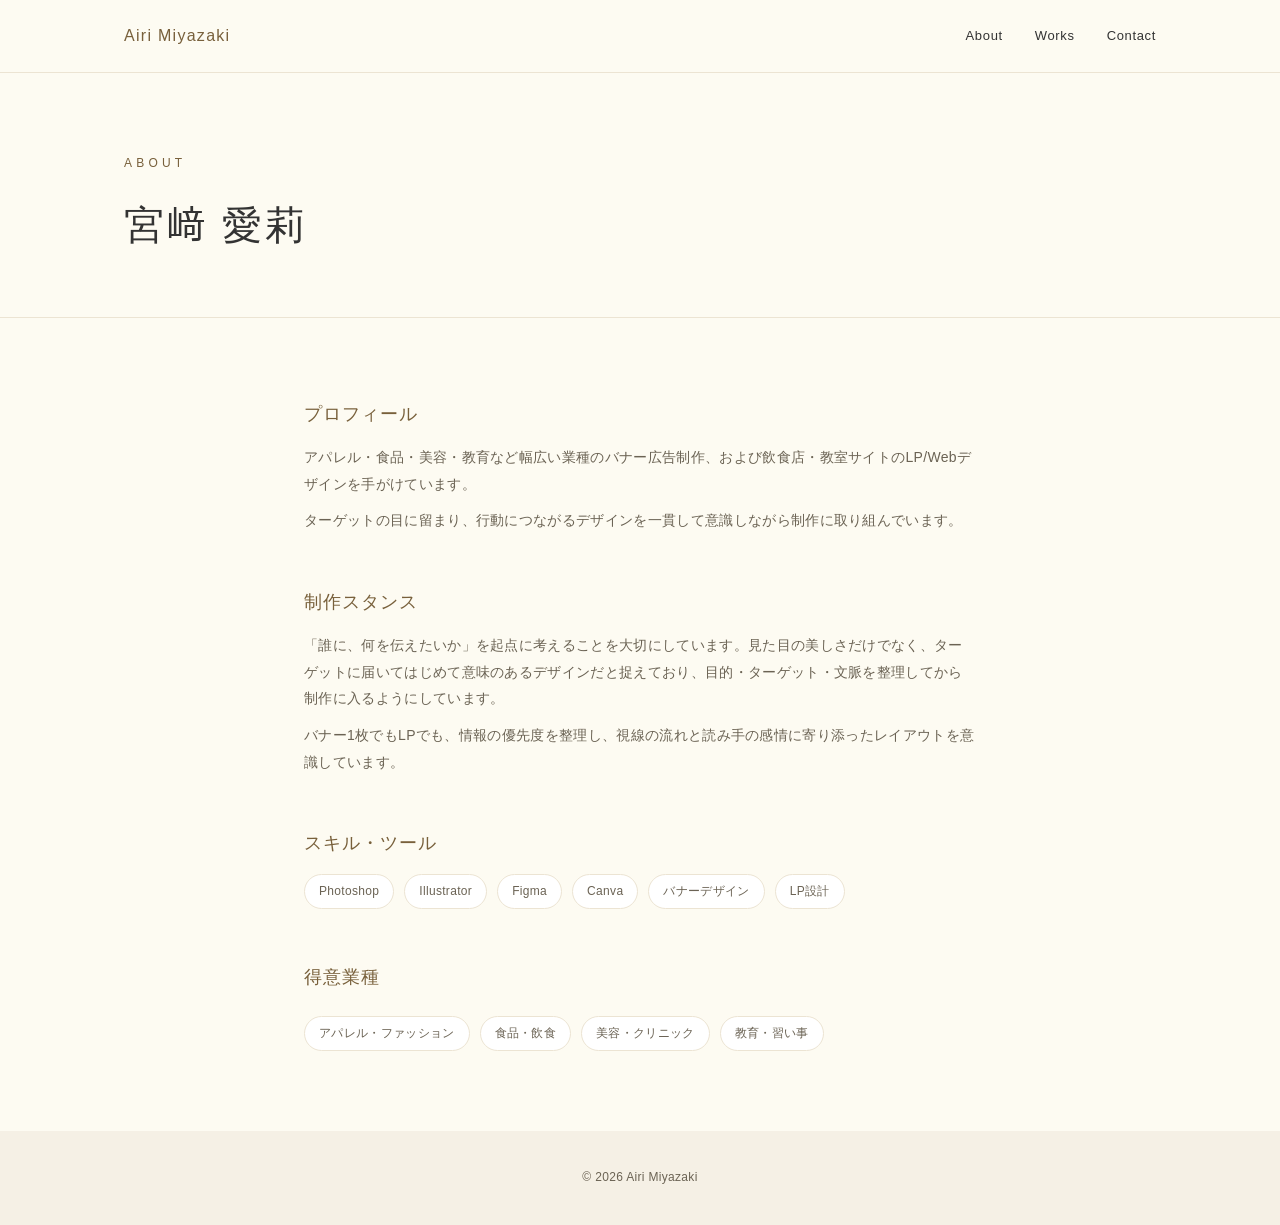
<file: about.html>
<!DOCTYPE html>
<html lang="ja">
<head>
<meta charset="UTF-8">
<meta name="viewport" content="width=device-width, initial-scale=1.0">
<title>About | Airi Miyazaki</title>
<meta name="description" content="宮﨑愛莉のプロフィール。制作スタンス、スキル・ツール、得意業種について。">
<meta property="og:title" content="About | Airi Miyazaki">
<meta property="og:type" content="website">
<meta name="theme-color" content="#fdfbf2">
<link rel="icon" type="image/svg+xml" href="assets/img/icons/favicon.svg">
<link rel="stylesheet" href="assets/css/style.css">
</head>
<body>

<header>
  <div class="wrap">
    <div class="logo"><a href="index.html">Airi Miyazaki</a></div>
    <nav>
      <ul>
        <li><a href="about.html">About</a></li>
        <li><a href="works.html">Works</a></li>
        <li><a href="contact.html">Contact</a></li>
      </ul>
    </nav>
  </div>
</header>

<main>

<div class="page-hero">
  <div class="wrap">
    <p class="eyebrow">ABOUT</p>
    <h1>宮﨑 愛莉</h1>
  </div>
</div>

<div class="detail-section">
  <div class="detail-wrap">

    <h2>プロフィール</h2>
    <p>アパレル・食品・美容・教育など幅広い業種のバナー広告制作、および飲食店・教室サイトのLP/Webデザインを手がけています。</p>
    <p>ターゲットの目に留まり、行動につながるデザインを一貫して意識しながら制作に取り組んでいます。</p>

    <h2>制作スタンス</h2>
    <p>「誰に、何を伝えたいか」を起点に考えることを大切にしています。見た目の美しさだけでなく、ターゲットに届いてはじめて意味のあるデザインだと捉えており、目的・ターゲット・文脈を整理してから制作に入るようにしています。</p>
    <p>バナー1枚でもLPでも、情報の優先度を整理し、視線の流れと読み手の感情に寄り添ったレイアウトを意識しています。</p>

    <h2>スキル・ツール</h2>
    <div class="skills">
      <span>Photoshop</span>
      <span>Illustrator</span>
      <span>Figma</span>
      <span>Canva</span>
      <span>バナーデザイン</span>
      <span>LP設計</span>
    </div>

    <h2>得意業種</h2>
    <div class="skill-groups">
      <div class="skill-group">
        <div class="skills">
          <span>アパレル・ファッション</span>
          <span>食品・飲食</span>
          <span>美容・クリニック</span>
          <span>教育・習い事</span>
        </div>
      </div>
    </div>

  </div>
</div>

</main>

<footer>&copy; 2026 Airi Miyazaki</footer>

<script src="assets/js/main.js"></script>
</body>
</html>
</file>
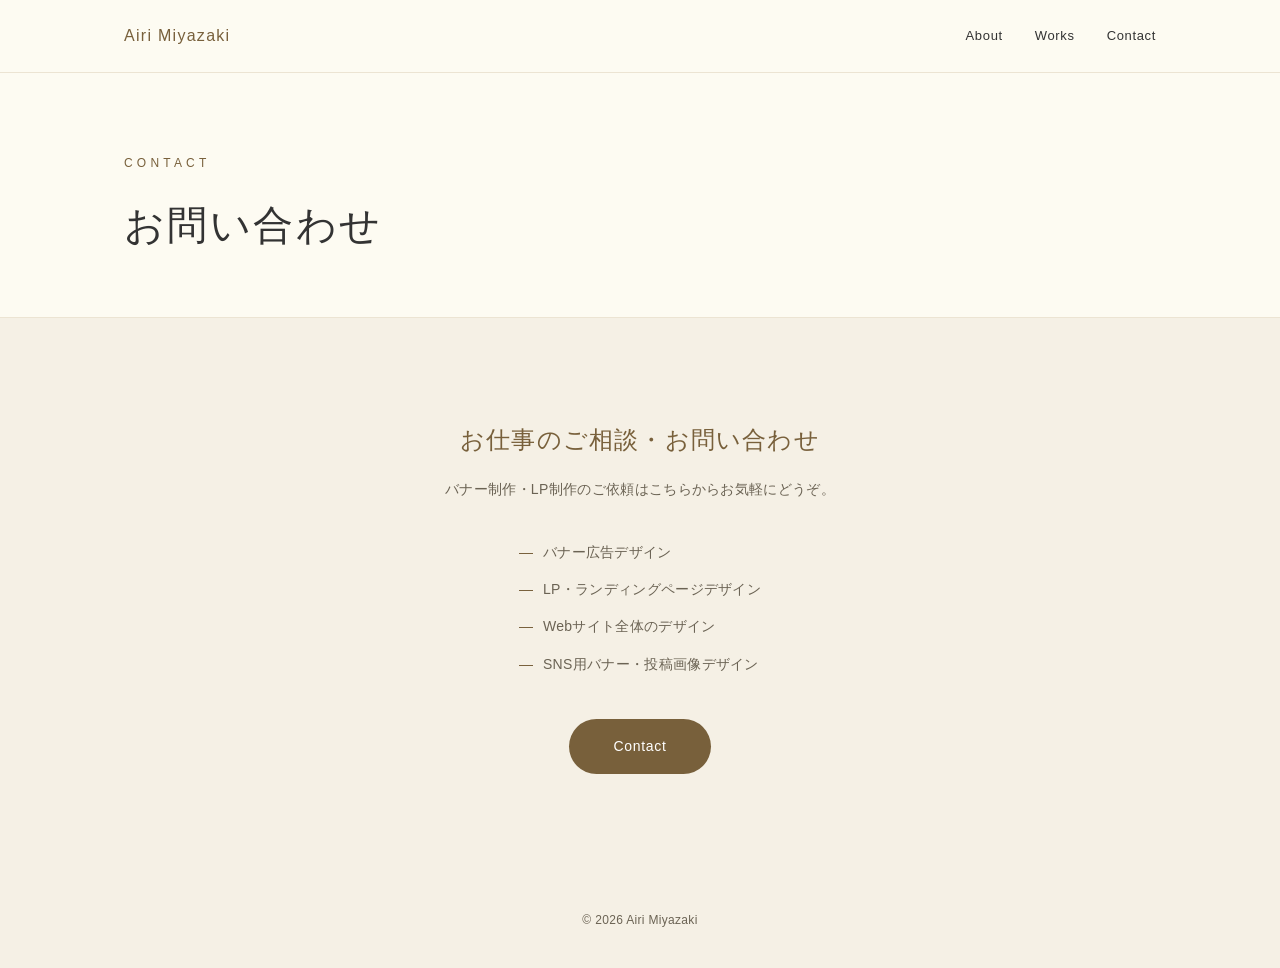
<file: contact.html>
<!DOCTYPE html>
<html lang="ja">
<head>
<meta charset="UTF-8">
<meta name="viewport" content="width=device-width, initial-scale=1.0">
<title>Contact | Airi Miyazaki</title>
<meta name="description" content="宮﨑愛莉へのお仕事のご相談・お問い合わせ。バナーデザイン・LP制作のご依頼はこちらから。">
<meta property="og:title" content="Contact | Airi Miyazaki">
<meta property="og:type" content="website">
<meta name="theme-color" content="#fdfbf2">
<link rel="icon" type="image/svg+xml" href="assets/img/icons/favicon.svg">
<link rel="stylesheet" href="assets/css/style.css">
</head>
<body>

<header>
  <div class="wrap">
    <div class="logo"><a href="index.html">Airi Miyazaki</a></div>
    <nav>
      <ul>
        <li><a href="about.html">About</a></li>
        <li><a href="works.html">Works</a></li>
        <li><a href="contact.html">Contact</a></li>
      </ul>
    </nav>
  </div>
</header>

<main>

<div class="page-hero">
  <div class="wrap">
    <p class="eyebrow">CONTACT</p>
    <h1>お問い合わせ</h1>
  </div>
</div>

<section class="contact no-border-top">
  <div class="wrap">
    <h2>お仕事のご相談・お問い合わせ</h2>
    <p>バナー制作・LP制作のご依頼はこちらからお気軽にどうぞ。</p>

    <ul class="contact-list">
      <li>バナー広告デザイン</li>
      <li>LP・ランディングページデザイン</li>
      <li>Webサイト全体のデザイン</li>
      <li>SNS用バナー・投稿画像デザイン</li>
    </ul>

    <a class="btn" href="mailto:appleai2121@gmail.com">Contact</a>
  </div>
</section>

</main>

<footer>&copy; 2026 Airi Miyazaki</footer>

<script src="assets/js/main.js"></script>
</body>
</html>
</file>
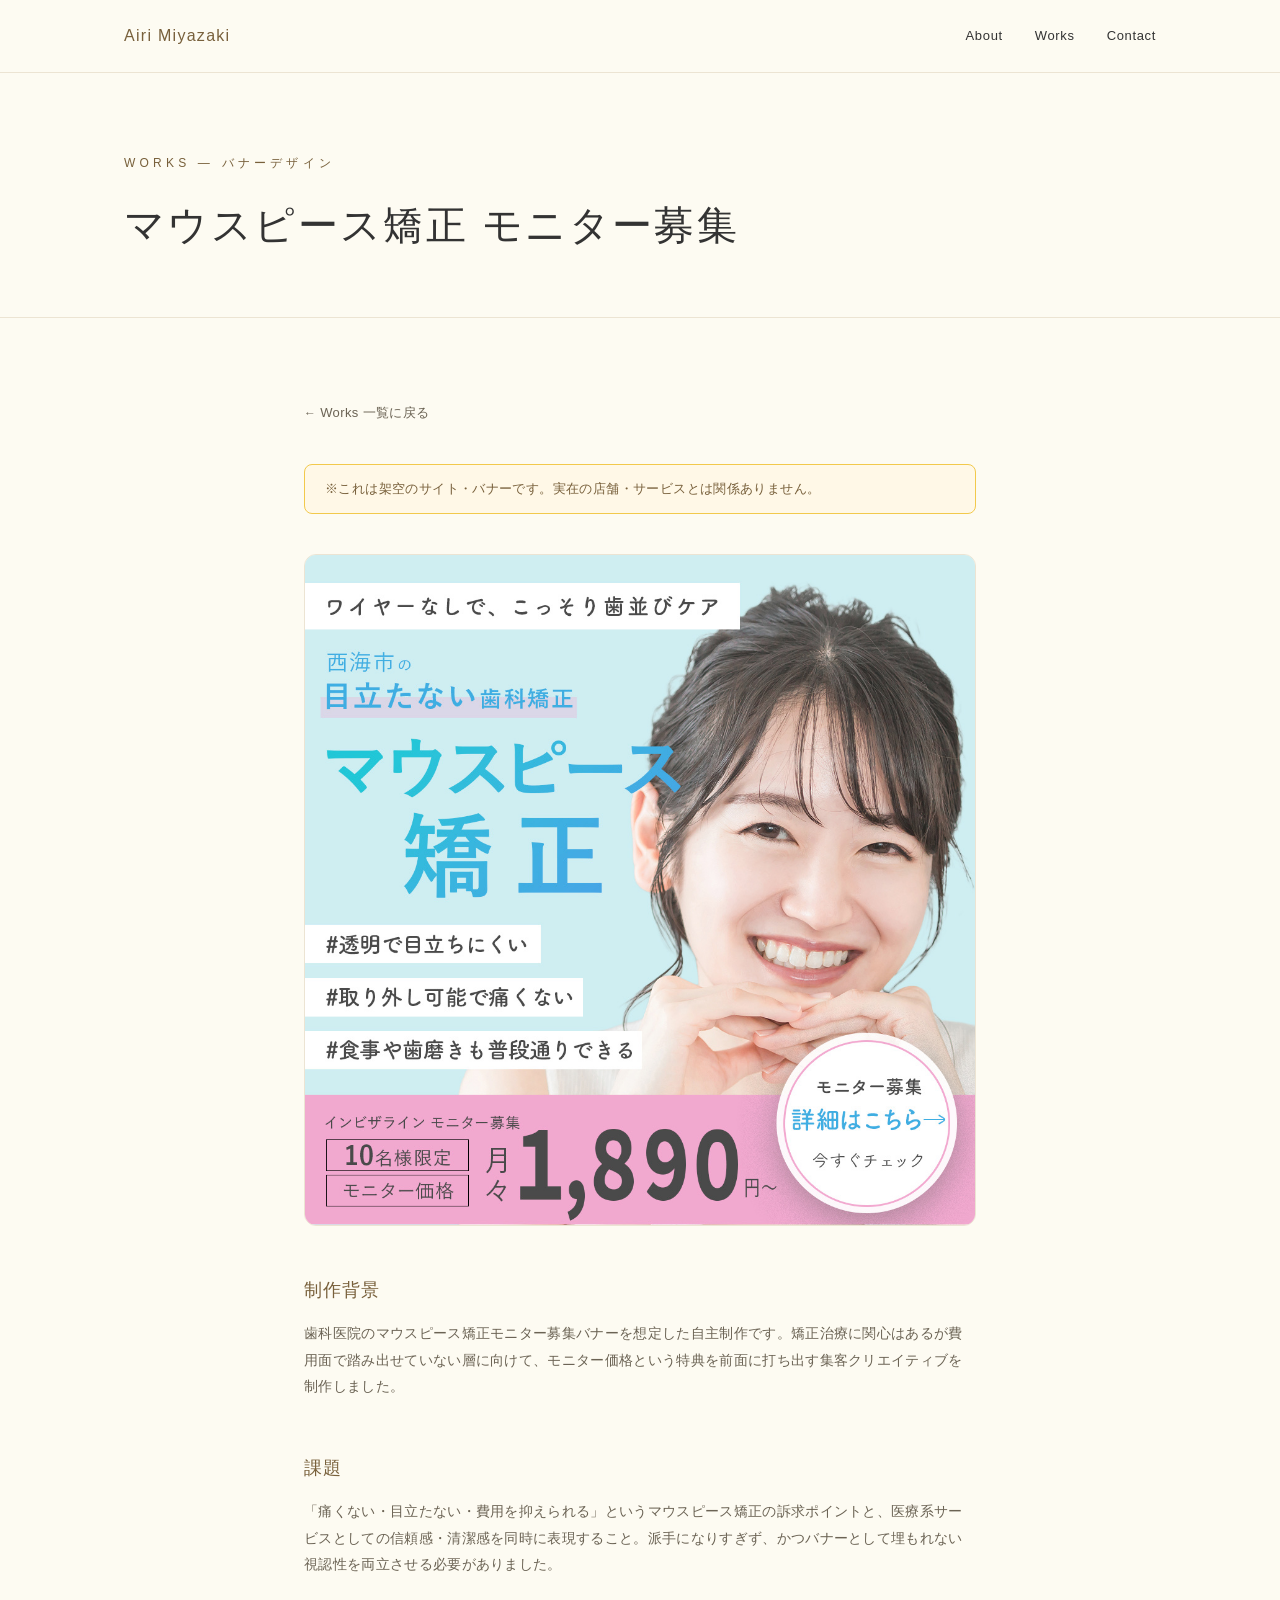
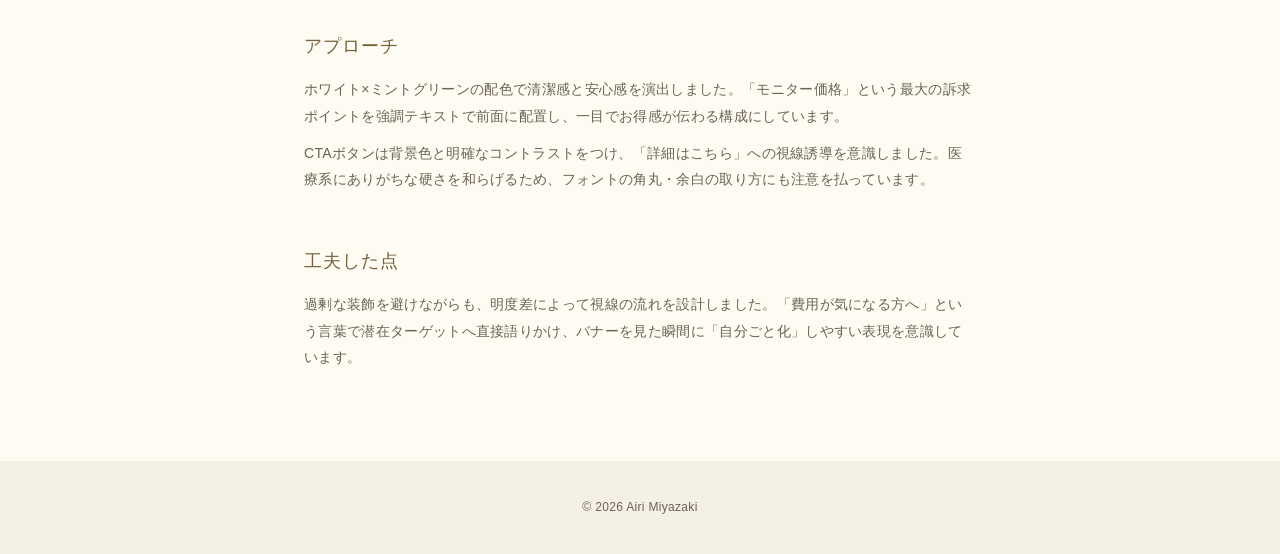
<file: works-aligner-orthodontics.html>
<!DOCTYPE html>
<html lang="ja">
<head>
<meta charset="UTF-8">
<meta name="viewport" content="width=device-width, initial-scale=1.0">
<title>マウスピース矯正 モニター募集 | Works | Airi Miyazaki</title>
<meta name="description" content="歯科医院のマウスピース矯正モニター募集バナー制作（自主制作）。清潔感と訴求力を両立したデザイン。">
<meta property="og:title" content="マウスピース矯正 モニター募集 | Works | Airi Miyazaki">
<meta property="og:type" content="website">
<meta name="theme-color" content="#fdfbf2">
<link rel="icon" type="image/svg+xml" href="assets/img/icons/favicon.svg">
<link rel="stylesheet" href="assets/css/style.css">
</head>
<body>

<header>
  <div class="wrap">
    <div class="logo"><a href="index.html">Airi Miyazaki</a></div>
    <nav>
      <ul>
        <li><a href="about.html">About</a></li>
        <li><a href="works.html">Works</a></li>
        <li><a href="contact.html">Contact</a></li>
      </ul>
    </nav>
  </div>
</header>

<main>

<div class="page-hero">
  <div class="wrap">
    <p class="eyebrow">WORKS — バナーデザイン</p>
    <h1>マウスピース矯正 モニター募集</h1>
  </div>
</div>

<div class="detail-section">
  <div class="detail-wrap">

    <a class="back-link" href="works.html">Works 一覧に戻る</a>

    <div class="notice-banner">※これは架空のサイト・バナーです。実在の店舗・サービスとは関係ありません。</div>

    <img class="detail-img" src="assets/img/works/aligner-orthodontics-banner.jpg" alt="マウスピース矯正バナー" width="1080" height="1080">

    <h2>制作背景</h2>
    <p>歯科医院のマウスピース矯正モニター募集バナーを想定した自主制作です。矯正治療に関心はあるが費用面で踏み出せていない層に向けて、モニター価格という特典を前面に打ち出す集客クリエイティブを制作しました。</p>

    <h2>課題</h2>
    <p>「痛くない・目立たない・費用を抑えられる」というマウスピース矯正の訴求ポイントと、医療系サービスとしての信頼感・清潔感を同時に表現すること。派手になりすぎず、かつバナーとして埋もれない視認性を両立させる必要がありました。</p>

    <h2>アプローチ</h2>
    <p>ホワイト×ミントグリーンの配色で清潔感と安心感を演出しました。「モニター価格」という最大の訴求ポイントを強調テキストで前面に配置し、一目でお得感が伝わる構成にしています。</p>
    <p>CTAボタンは背景色と明確なコントラストをつけ、「詳細はこちら」への視線誘導を意識しました。医療系にありがちな硬さを和らげるため、フォントの角丸・余白の取り方にも注意を払っています。</p>

    <h2>工夫した点</h2>
    <p>過剰な装飾を避けながらも、明度差によって視線の流れを設計しました。「費用が気になる方へ」という言葉で潜在ターゲットへ直接語りかけ、バナーを見た瞬間に「自分ごと化」しやすい表現を意識しています。</p>

  </div>
</div>

</main>

<footer>&copy; 2026 Airi Miyazaki</footer>

<script src="assets/js/main.js"></script>
</body>
</html>
</file>
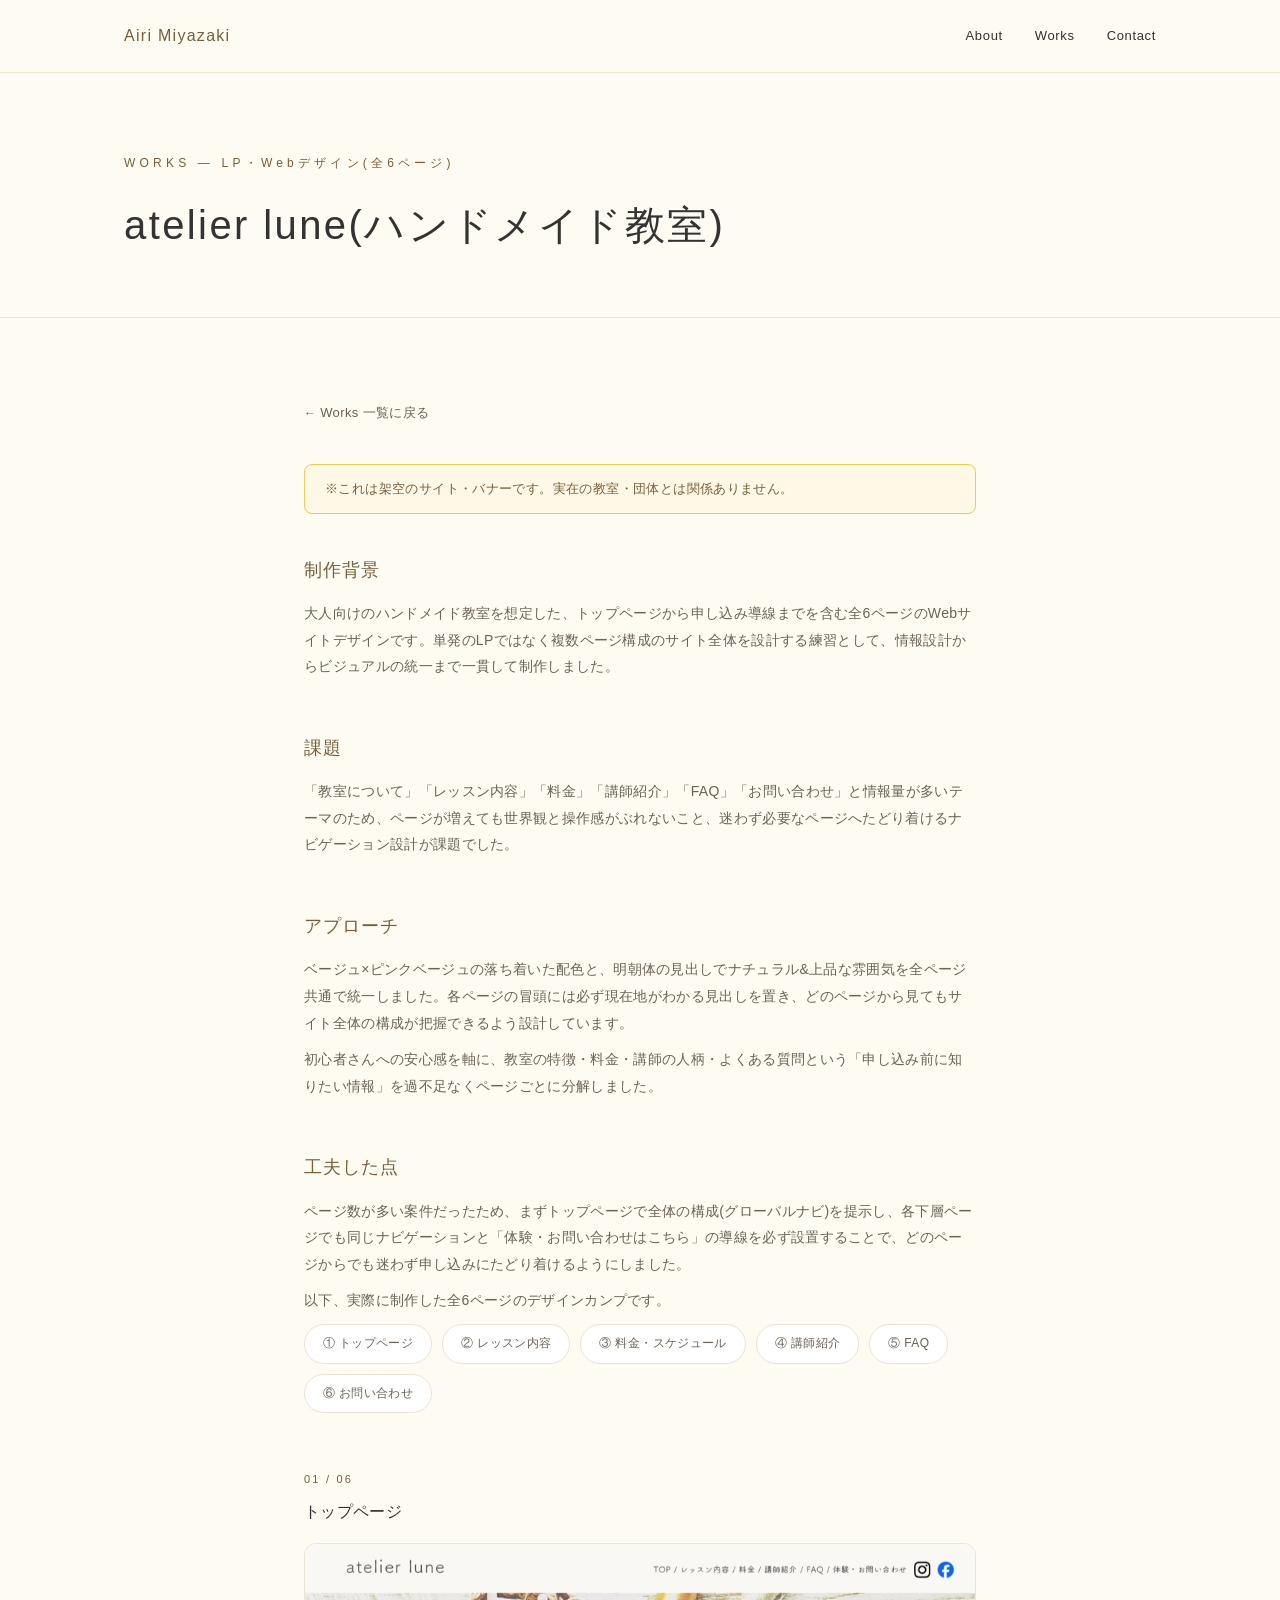
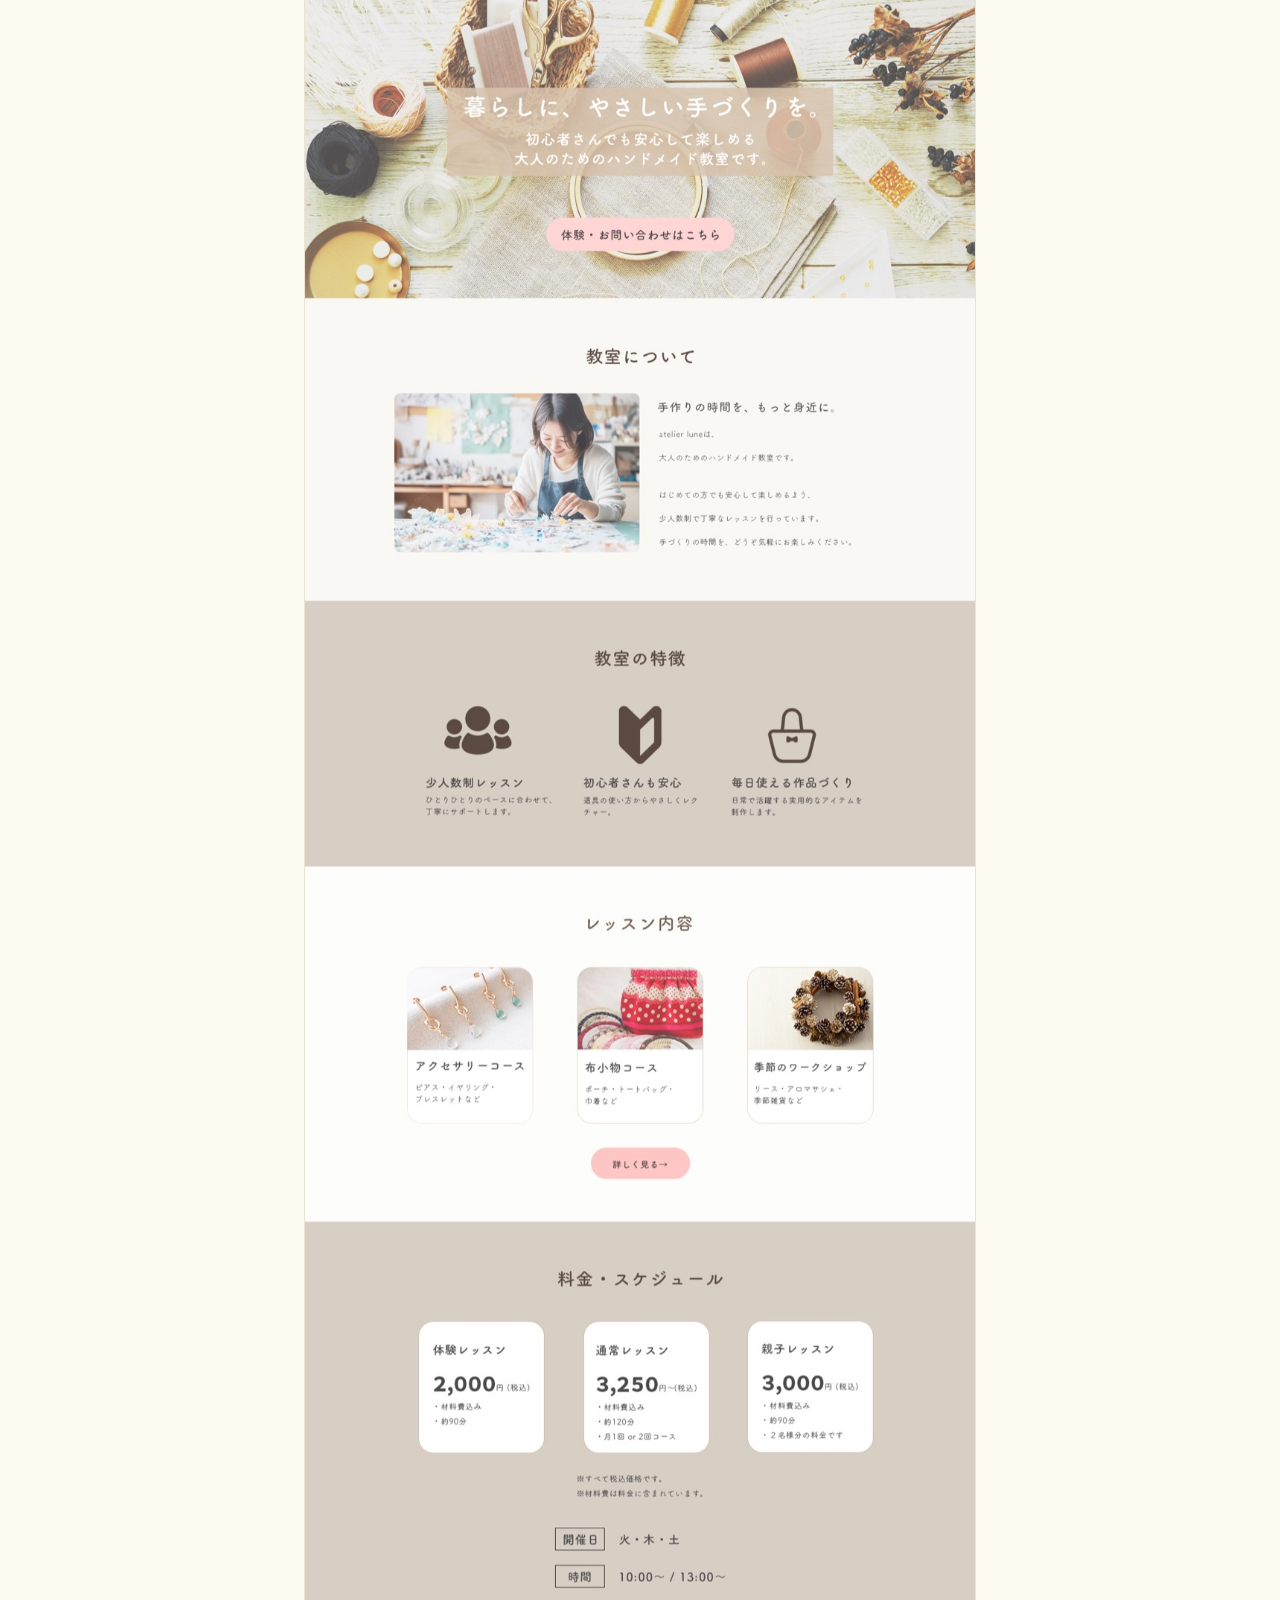
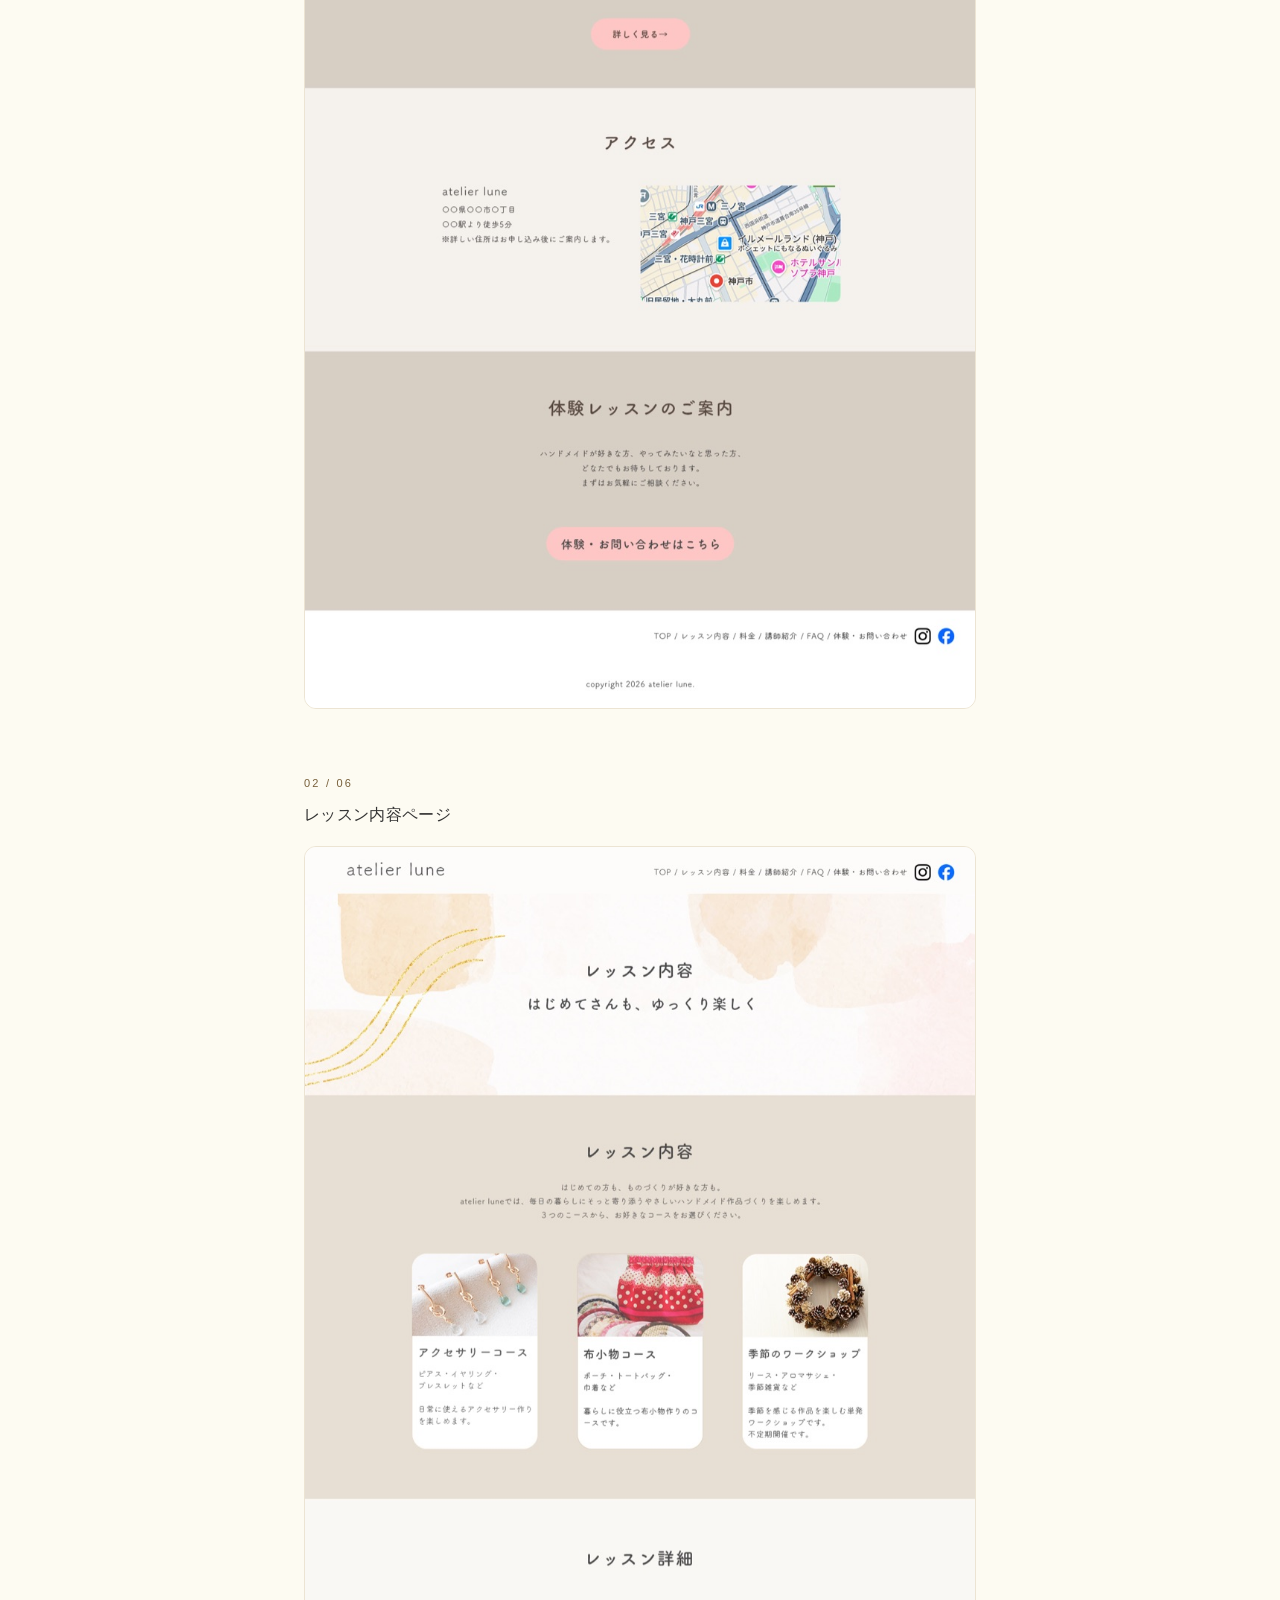
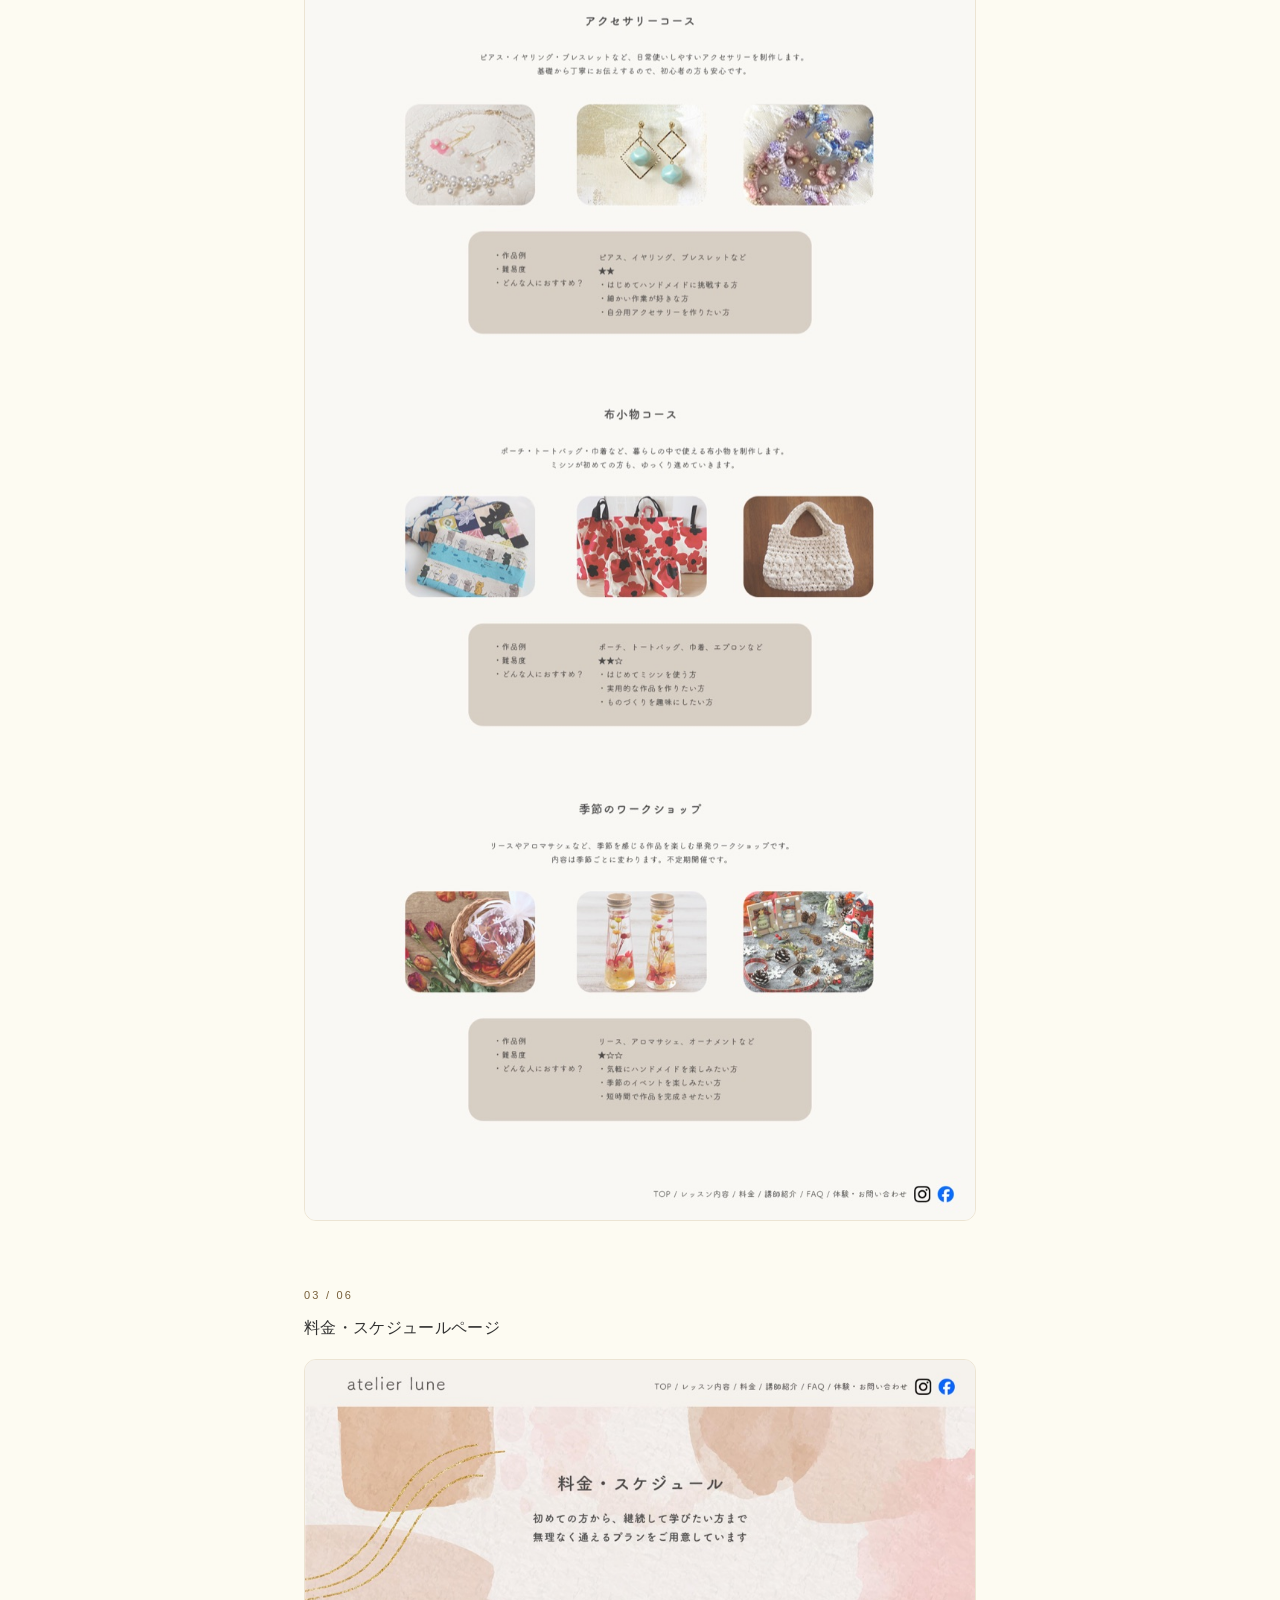
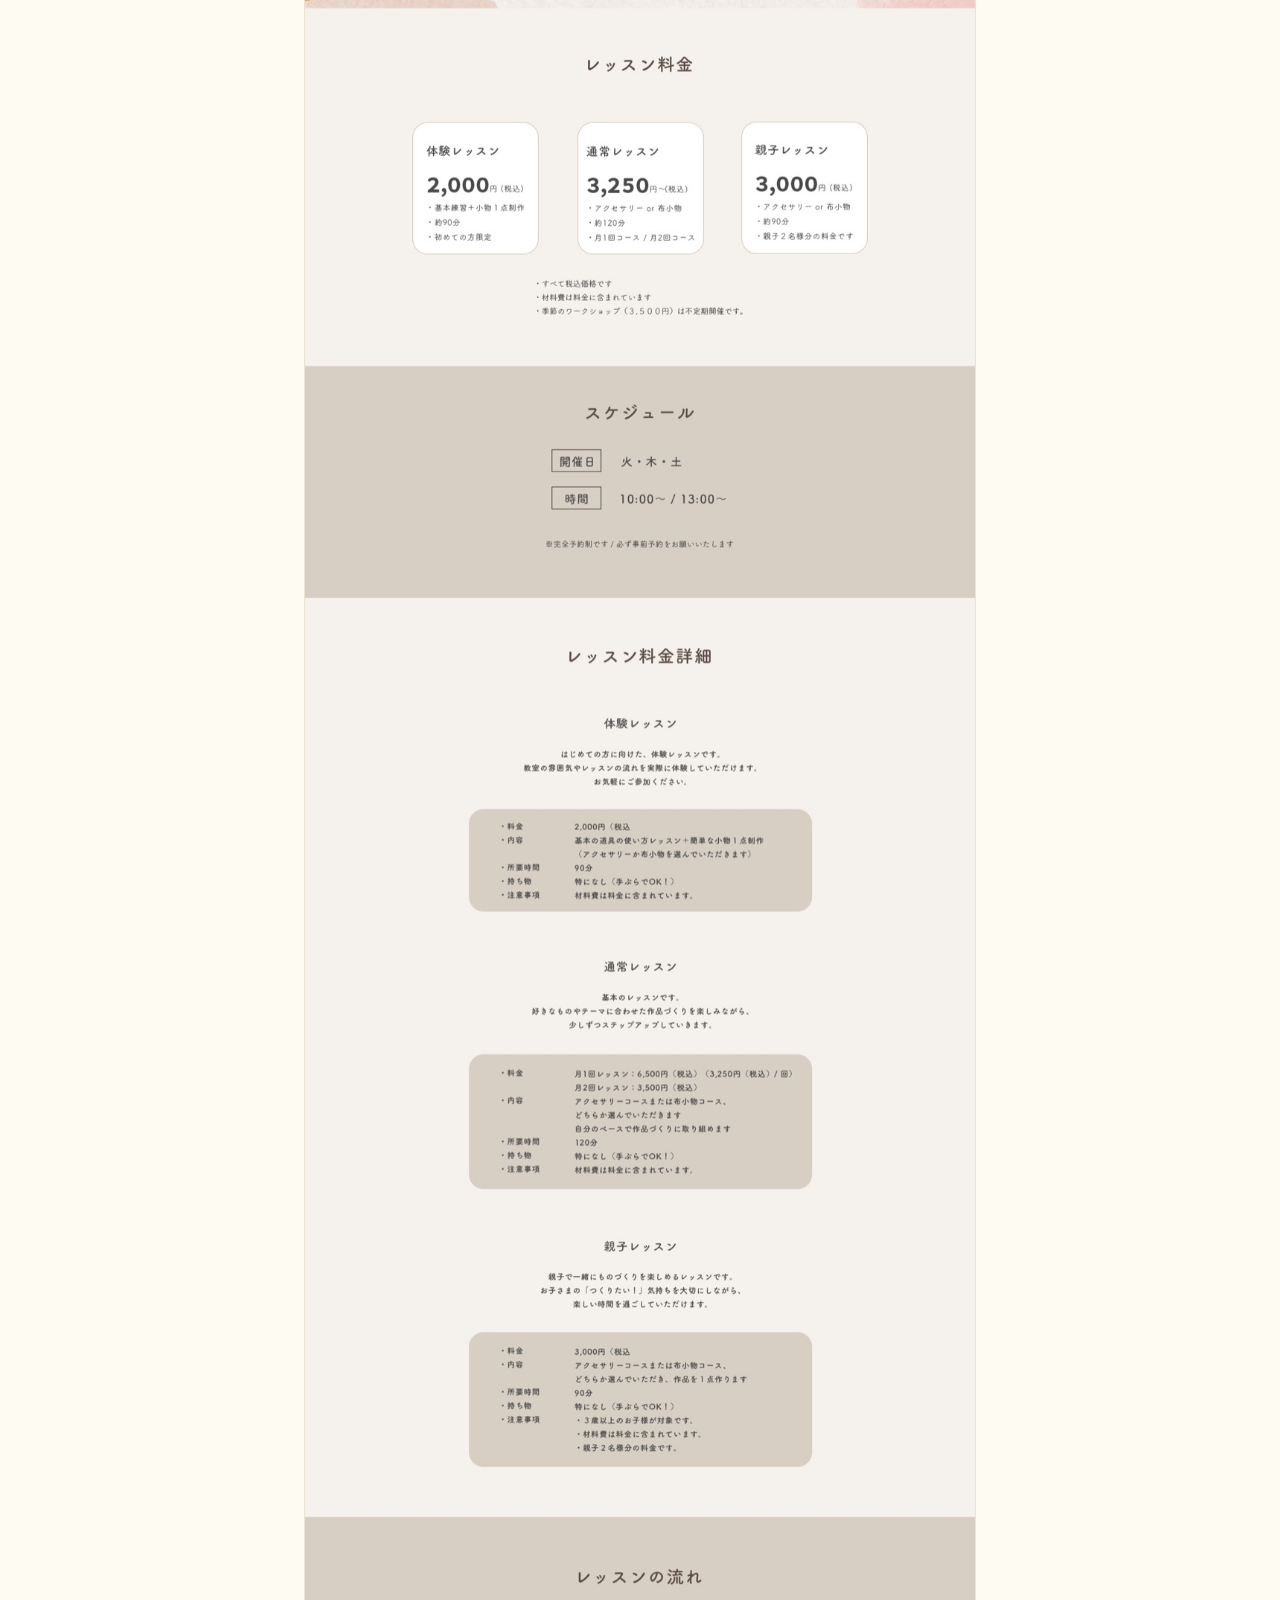
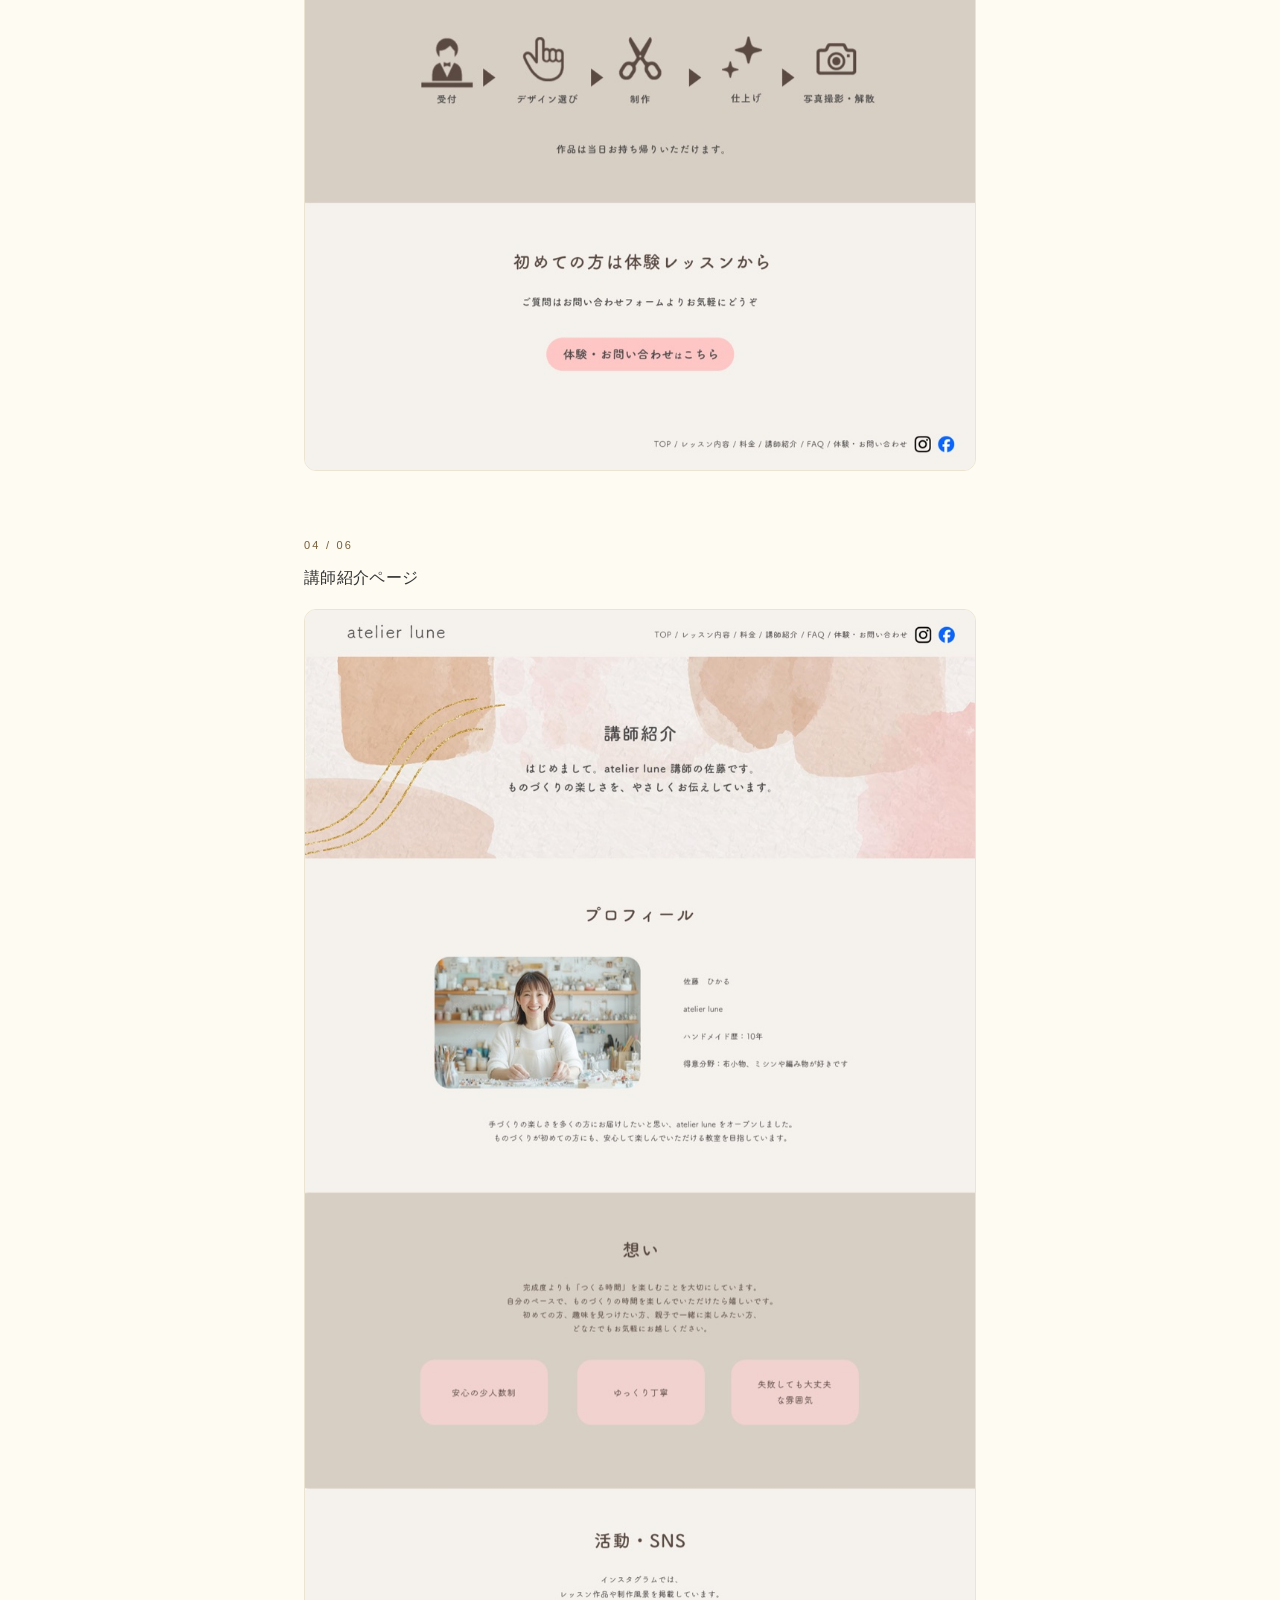
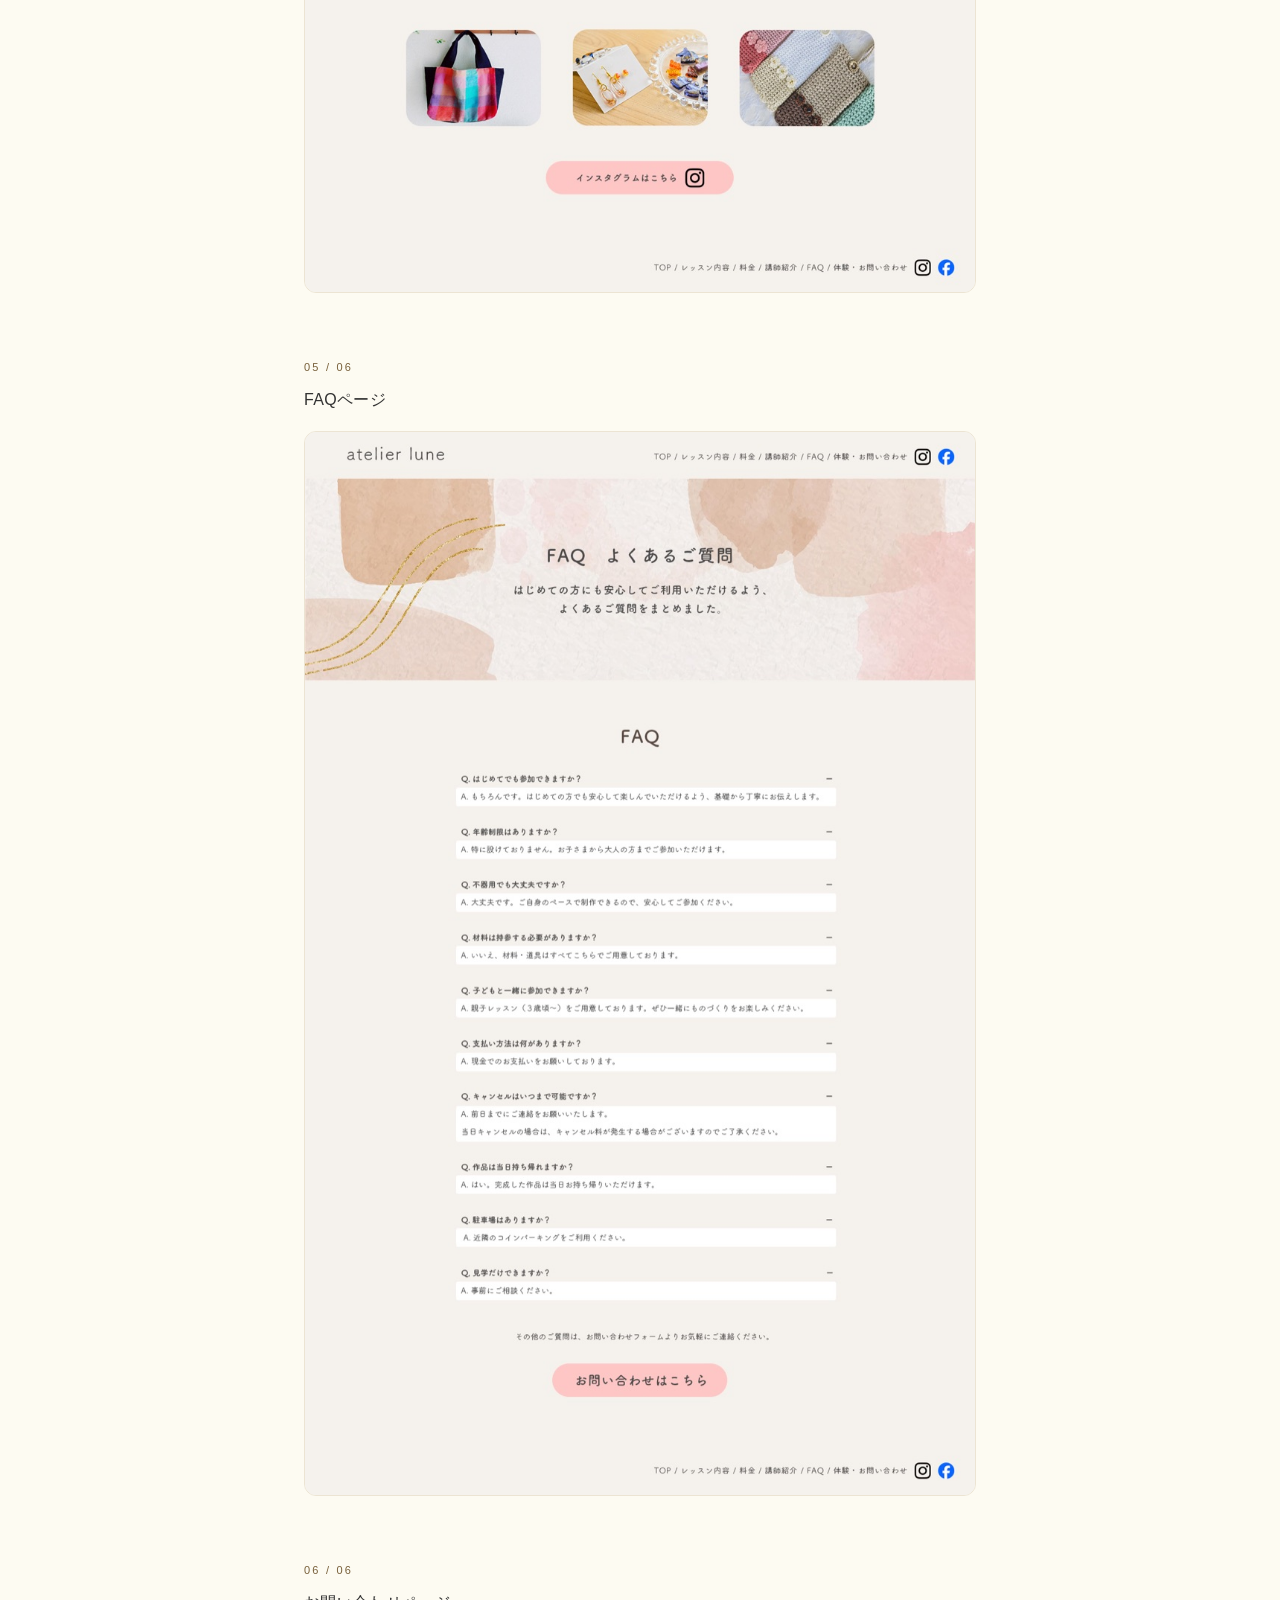
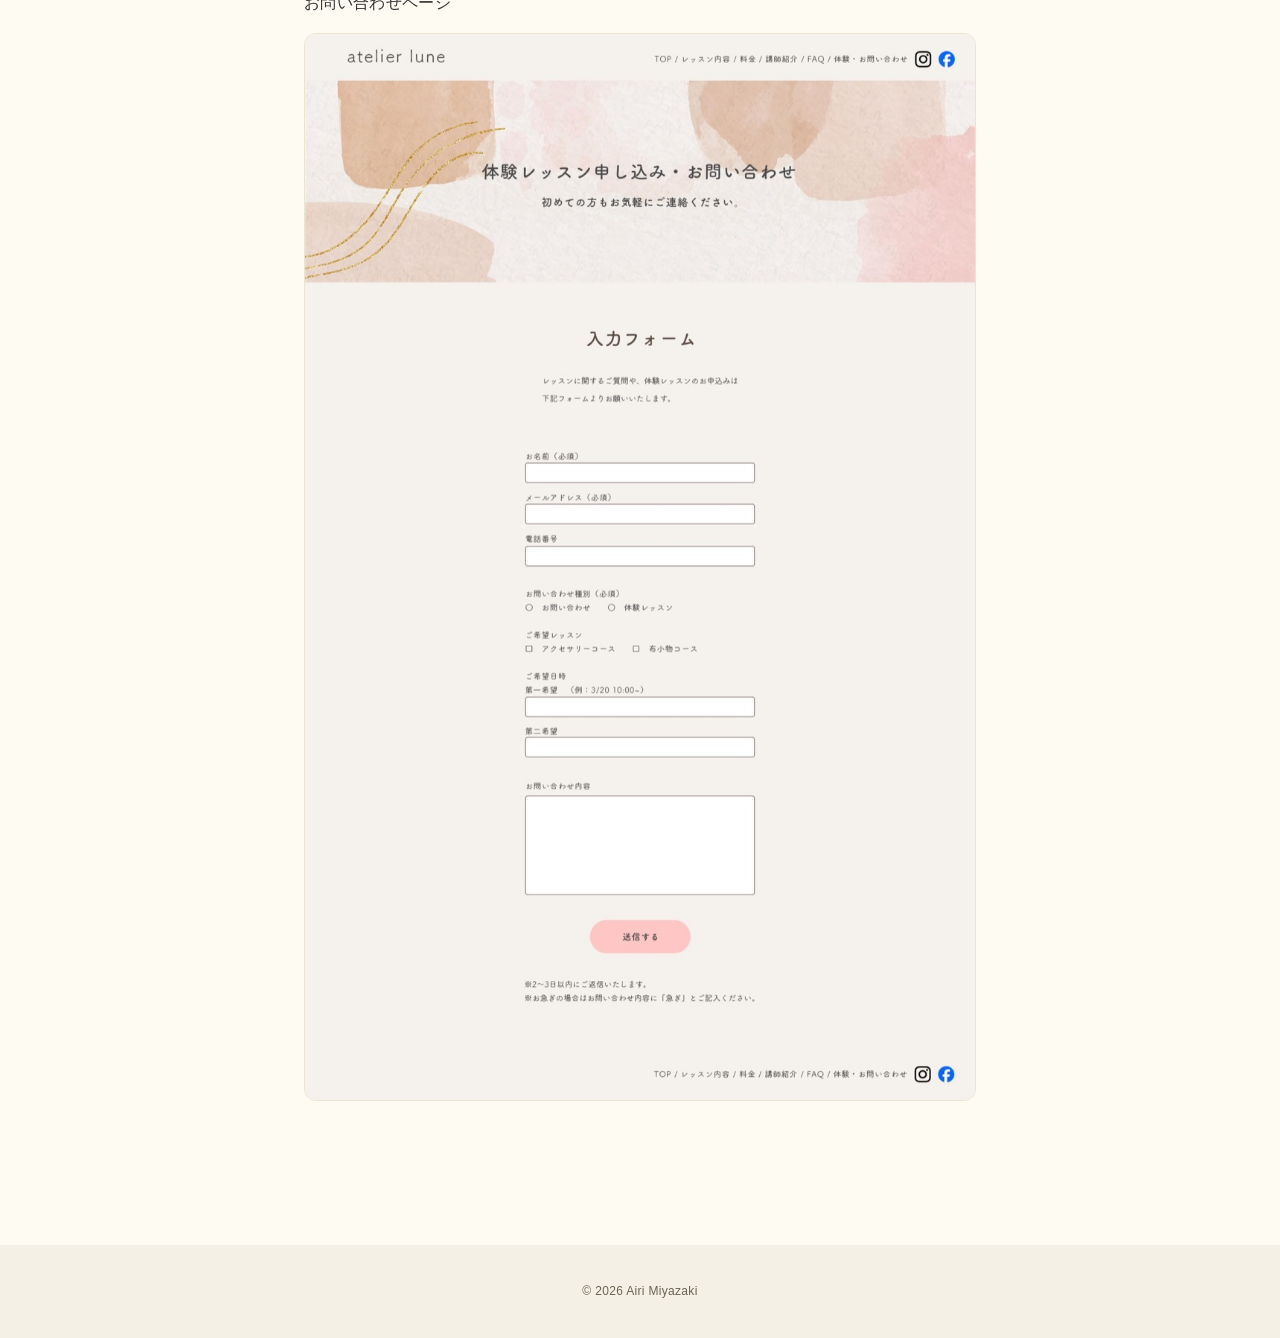
<file: works-atelier-lune.html>
<!DOCTYPE html>
<html lang="ja">
<head>
<meta charset="UTF-8">
<meta name="viewport" content="width=device-width, initial-scale=1.0">
<title>atelier lune | Works | Airi Miyazaki</title>
<meta name="description" content="ハンドメイド教室atelier luneの全6ページWebサイトデザインカンプ（自主制作）。トップ〜お問い合わせまで一貫設計。">
<meta property="og:title" content="atelier lune | Works | Airi Miyazaki">
<meta property="og:type" content="website">
<meta name="theme-color" content="#fdfbf2">
<link rel="icon" type="image/svg+xml" href="assets/img/icons/favicon.svg">
<link rel="stylesheet" href="assets/css/style.css">
</head>
<body>

<header>
  <div class="wrap">
    <div class="logo"><a href="index.html">Airi Miyazaki</a></div>
    <nav>
      <ul>
        <li><a href="about.html">About</a></li>
        <li><a href="works.html">Works</a></li>
        <li><a href="contact.html">Contact</a></li>
      </ul>
    </nav>
  </div>
</header>

<main>

<div class="page-hero">
  <div class="wrap">
    <p class="eyebrow">WORKS — LP・Webデザイン(全6ページ)</p>
    <h1>atelier lune(ハンドメイド教室)</h1>
  </div>
</div>

<div class="detail-section">
  <div class="detail-wrap">

    <a class="back-link" href="works.html">Works 一覧に戻る</a>

    <div class="notice-banner">※これは架空のサイト・バナーです。実在の教室・団体とは関係ありません。</div>

    <h2>制作背景</h2>
    <p>大人向けのハンドメイド教室を想定した、トップページから申し込み導線までを含む全6ページのWebサイトデザインです。単発のLPではなく複数ページ構成のサイト全体を設計する練習として、情報設計からビジュアルの統一まで一貫して制作しました。</p>

    <h2>課題</h2>
    <p>「教室について」「レッスン内容」「料金」「講師紹介」「FAQ」「お問い合わせ」と情報量が多いテーマのため、ページが増えても世界観と操作感がぶれないこと、迷わず必要なページへたどり着けるナビゲーション設計が課題でした。</p>

    <h2>アプローチ</h2>
    <p>ベージュ×ピンクベージュの落ち着いた配色と、明朝体の見出しでナチュラル&上品な雰囲気を全ページ共通で統一しました。各ページの冒頭には必ず現在地がわかる見出しを置き、どのページから見てもサイト全体の構成が把握できるよう設計しています。</p>
    <p>初心者さんへの安心感を軸に、教室の特徴・料金・講師の人柄・よくある質問という「申し込み前に知りたい情報」を過不足なくページごとに分解しました。</p>

    <h2>工夫した点</h2>
    <p>ページ数が多い案件だったため、まずトップページで全体の構成(グローバルナビ)を提示し、各下層ページでも同じナビゲーションと「体験・お問い合わせはこちら」の導線を必ず設置することで、どのページからでも迷わず申し込みにたどり着けるようにしました。</p>

    <p class="gallery-intro">以下、実際に制作した全6ページのデザインカンプです。</p>

    <ul class="gallery-nav">
      <li><a href="#page-top">① トップページ</a></li>
      <li><a href="#page-lesson">② レッスン内容</a></li>
      <li><a href="#page-price">③ 料金・スケジュール</a></li>
      <li><a href="#page-instructor">④ 講師紹介</a></li>
      <li><a href="#page-faq">⑤ FAQ</a></li>
      <li><a href="#page-contact">⑥ お問い合わせ</a></li>
    </ul>

    <div class="gallery-item" id="page-top">
      <p class="page-num">01 / 06</p>
      <h3>トップページ</h3>
      <img class="detail-img" src="assets/img/works/atelier-lune-01-top.jpg" alt="atelier lune トップページデザイン" width="900" height="3175">
    </div>

    <div class="gallery-item" id="page-lesson">
      <p class="page-num">02 / 06</p>
      <h3>レッスン内容ページ</h3>
      <img class="detail-img" src="assets/img/works/atelier-lune-02-lesson.jpg" alt="atelier lune レッスン内容ページデザイン" width="900" height="2650">
    </div>

    <div class="gallery-item" id="page-price">
      <p class="page-num">03 / 06</p>
      <h3>料金・スケジュールページ</h3>
      <img class="detail-img" src="assets/img/works/atelier-lune-03-price.jpg" alt="atelier lune 料金ページデザイン" width="900" height="3104">
    </div>

    <div class="gallery-item" id="page-instructor">
      <p class="page-num">04 / 06</p>
      <h3>講師紹介ページ</h3>
      <img class="detail-img" src="assets/img/works/atelier-lune-04-instructor.jpg" alt="atelier lune 講師紹介ページデザイン" width="900" height="1722">
    </div>

    <div class="gallery-item" id="page-faq">
      <p class="page-num">05 / 06</p>
      <h3>FAQページ</h3>
      <img class="detail-img" src="assets/img/works/atelier-lune-05-faq.jpg" alt="atelier lune FAQページデザイン" width="900" height="1428">
    </div>

    <div class="gallery-item" id="page-contact">
      <p class="page-num">06 / 06</p>
      <h3>お問い合わせページ</h3>
      <img class="detail-img" src="assets/img/works/atelier-lune-06-contact.jpg" alt="atelier lune お問い合わせページデザイン" width="900" height="1431">
    </div>

  </div>
</div>

</main>

<footer>&copy; 2026 Airi Miyazaki</footer>

<script src="assets/js/main.js"></script>
</body>
</html>
</file>
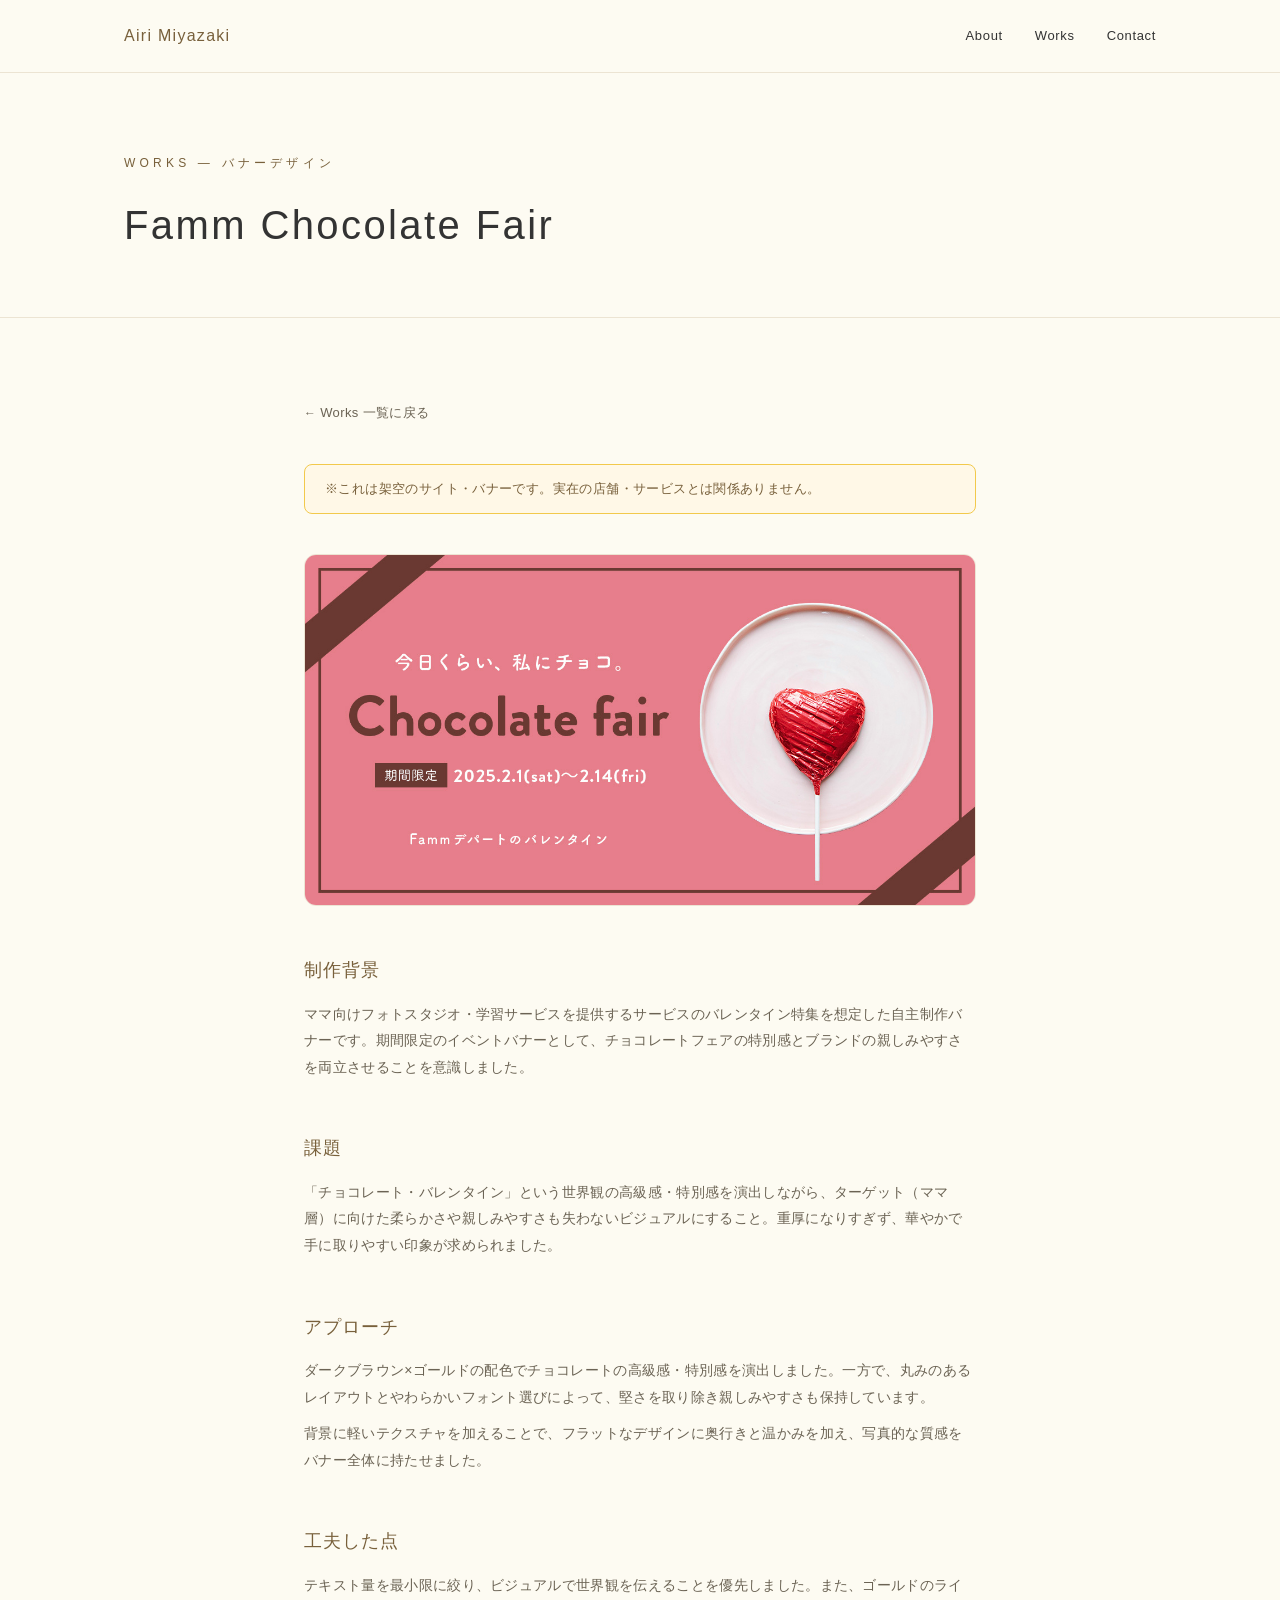
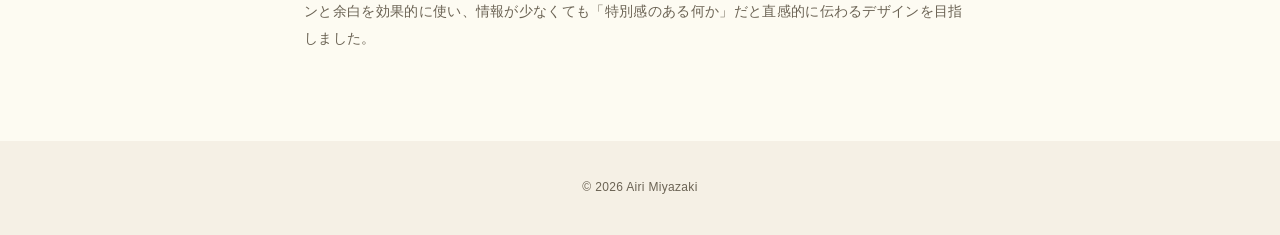
<file: works-famm-chocolate.html>
<!DOCTYPE html>
<html lang="ja">
<head>
<meta charset="UTF-8">
<meta name="viewport" content="width=device-width, initial-scale=1.0">
<title>Famm Chocolate Fair | Works | Airi Miyazaki</title>
<meta name="description" content="バレンタイン向け特集バナー制作（自主制作）。世界観重視のデザインアプローチ。">
<meta property="og:title" content="Famm Chocolate Fair | Works | Airi Miyazaki">
<meta property="og:type" content="website">
<meta name="theme-color" content="#fdfbf2">
<link rel="icon" type="image/svg+xml" href="assets/img/icons/favicon.svg">
<link rel="stylesheet" href="assets/css/style.css">
</head>
<body>

<header>
  <div class="wrap">
    <div class="logo"><a href="index.html">Airi Miyazaki</a></div>
    <nav>
      <ul>
        <li><a href="about.html">About</a></li>
        <li><a href="works.html">Works</a></li>
        <li><a href="contact.html">Contact</a></li>
      </ul>
    </nav>
  </div>
</header>

<main>

<div class="page-hero">
  <div class="wrap">
    <p class="eyebrow">WORKS — バナーデザイン</p>
    <h1>Famm Chocolate Fair</h1>
  </div>
</div>

<div class="detail-section">
  <div class="detail-wrap">

    <a class="back-link" href="works.html">Works 一覧に戻る</a>

    <div class="notice-banner">※これは架空のサイト・バナーです。実在の店舗・サービスとは関係ありません。</div>

    <img class="detail-img" src="assets/img/works/famm-chocolate-fair-banner.jpg" alt="Fammチョコレートフェアバナー" width="1200" height="628">

    <h2>制作背景</h2>
    <p>ママ向けフォトスタジオ・学習サービスを提供するサービスのバレンタイン特集を想定した自主制作バナーです。期間限定のイベントバナーとして、チョコレートフェアの特別感とブランドの親しみやすさを両立させることを意識しました。</p>

    <h2>課題</h2>
    <p>「チョコレート・バレンタイン」という世界観の高級感・特別感を演出しながら、ターゲット（ママ層）に向けた柔らかさや親しみやすさも失わないビジュアルにすること。重厚になりすぎず、華やかで手に取りやすい印象が求められました。</p>

    <h2>アプローチ</h2>
    <p>ダークブラウン×ゴールドの配色でチョコレートの高級感・特別感を演出しました。一方で、丸みのあるレイアウトとやわらかいフォント選びによって、堅さを取り除き親しみやすさも保持しています。</p>
    <p>背景に軽いテクスチャを加えることで、フラットなデザインに奥行きと温かみを加え、写真的な質感をバナー全体に持たせました。</p>

    <h2>工夫した点</h2>
    <p>テキスト量を最小限に絞り、ビジュアルで世界観を伝えることを優先しました。また、ゴールドのラインと余白を効果的に使い、情報が少なくても「特別感のある何か」だと直感的に伝わるデザインを目指しました。</p>

  </div>
</div>

</main>

<footer>&copy; 2026 Airi Miyazaki</footer>

<script src="assets/js/main.js"></script>
</body>
</html>
</file>
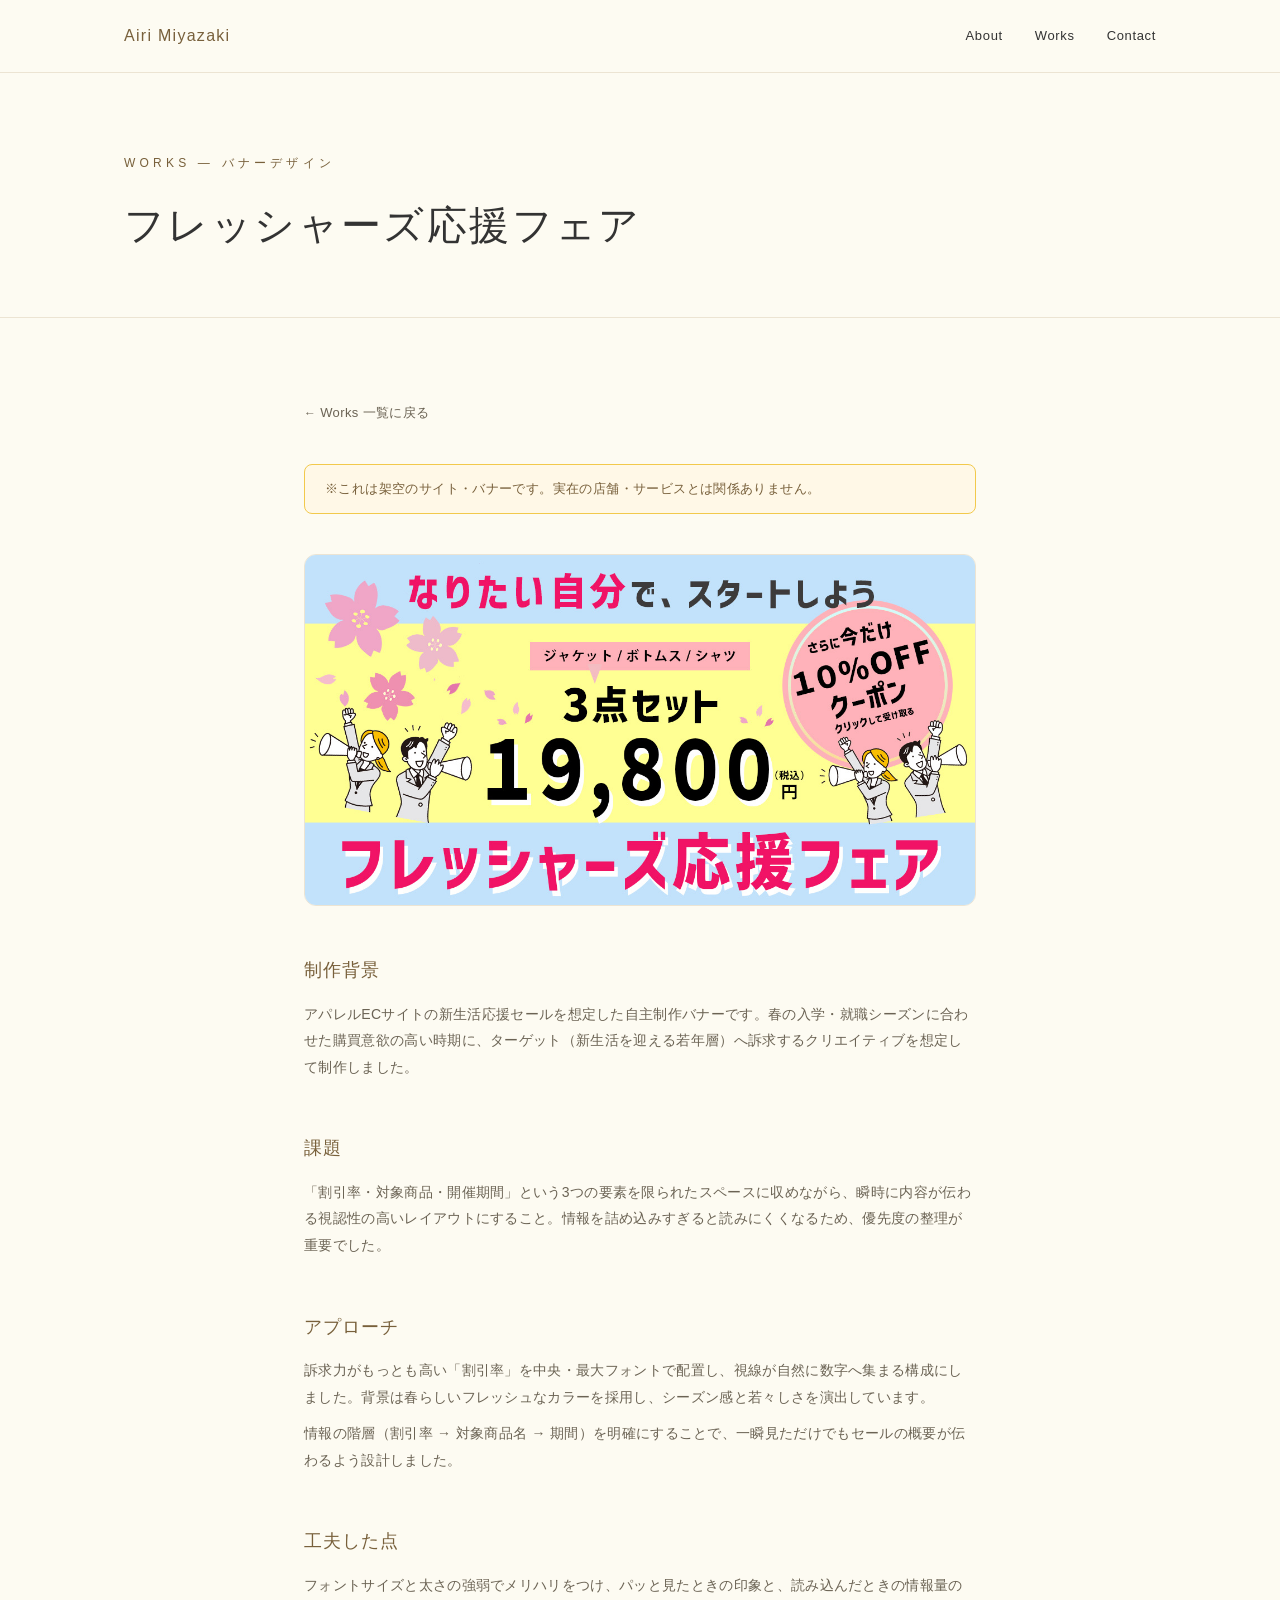
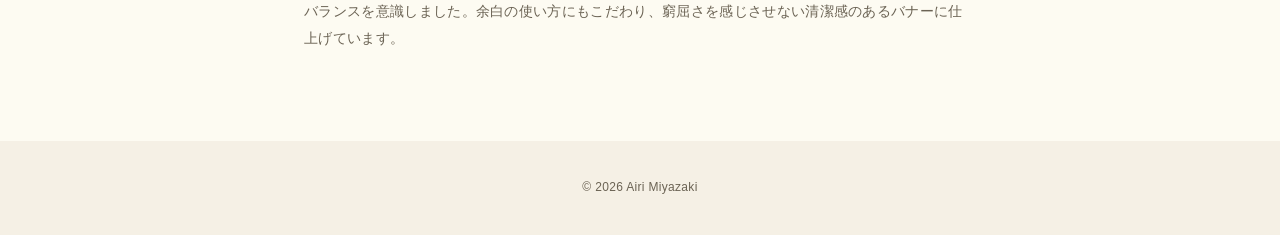
<file: works-freshers-fair.html>
<!DOCTYPE html>
<html lang="ja">
<head>
<meta charset="UTF-8">
<meta name="viewport" content="width=device-width, initial-scale=1.0">
<title>フレッシャーズ応援フェア | Works | Airi Miyazaki</title>
<meta name="description" content="アパレルECのセールバナー制作（自主制作）。訴求優先度を意識したレイアウト設計。">
<meta property="og:title" content="フレッシャーズ応援フェア | Works | Airi Miyazaki">
<meta property="og:type" content="website">
<meta name="theme-color" content="#fdfbf2">
<link rel="icon" type="image/svg+xml" href="assets/img/icons/favicon.svg">
<link rel="stylesheet" href="assets/css/style.css">
</head>
<body>

<header>
  <div class="wrap">
    <div class="logo"><a href="index.html">Airi Miyazaki</a></div>
    <nav>
      <ul>
        <li><a href="about.html">About</a></li>
        <li><a href="works.html">Works</a></li>
        <li><a href="contact.html">Contact</a></li>
      </ul>
    </nav>
  </div>
</header>

<main>

<div class="page-hero">
  <div class="wrap">
    <p class="eyebrow">WORKS — バナーデザイン</p>
    <h1>フレッシャーズ応援フェア</h1>
  </div>
</div>

<div class="detail-section">
  <div class="detail-wrap">

    <a class="back-link" href="works.html">Works 一覧に戻る</a>

    <div class="notice-banner">※これは架空のサイト・バナーです。実在の店舗・サービスとは関係ありません。</div>

    <img class="detail-img" src="assets/img/works/freshers-fair-banner.jpg" alt="フレッシャーズ応援フェア バナー" width="1200" height="628">

    <h2>制作背景</h2>
    <p>アパレルECサイトの新生活応援セールを想定した自主制作バナーです。春の入学・就職シーズンに合わせた購買意欲の高い時期に、ターゲット（新生活を迎える若年層）へ訴求するクリエイティブを想定して制作しました。</p>

    <h2>課題</h2>
    <p>「割引率・対象商品・開催期間」という3つの要素を限られたスペースに収めながら、瞬時に内容が伝わる視認性の高いレイアウトにすること。情報を詰め込みすぎると読みにくくなるため、優先度の整理が重要でした。</p>

    <h2>アプローチ</h2>
    <p>訴求力がもっとも高い「割引率」を中央・最大フォントで配置し、視線が自然に数字へ集まる構成にしました。背景は春らしいフレッシュなカラーを採用し、シーズン感と若々しさを演出しています。</p>
    <p>情報の階層（割引率 → 対象商品名 → 期間）を明確にすることで、一瞬見ただけでもセールの概要が伝わるよう設計しました。</p>

    <h2>工夫した点</h2>
    <p>フォントサイズと太さの強弱でメリハリをつけ、パッと見たときの印象と、読み込んだときの情報量のバランスを意識しました。余白の使い方にもこだわり、窮屈さを感じさせない清潔感のあるバナーに仕上げています。</p>

  </div>
</div>

</main>

<footer>&copy; 2026 Airi Miyazaki</footer>

<script src="assets/js/main.js"></script>
</body>
</html>
</file>
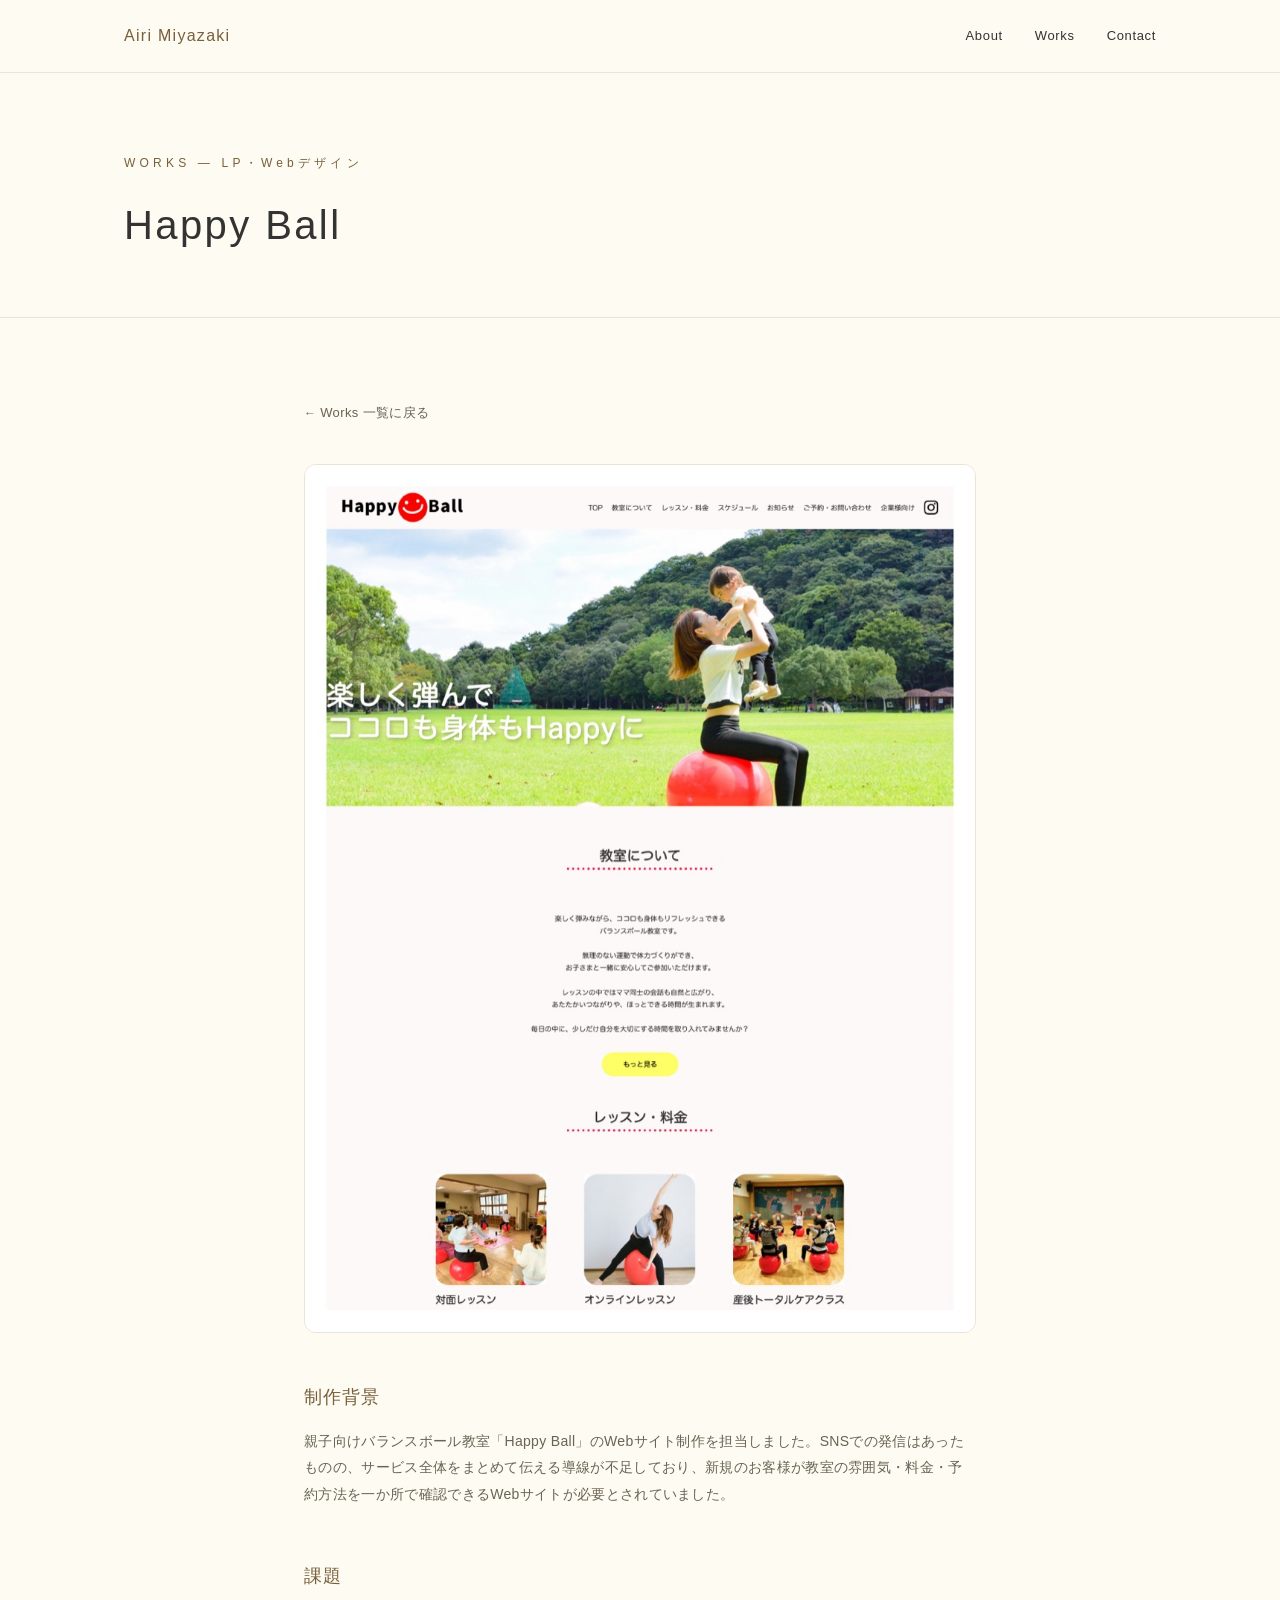
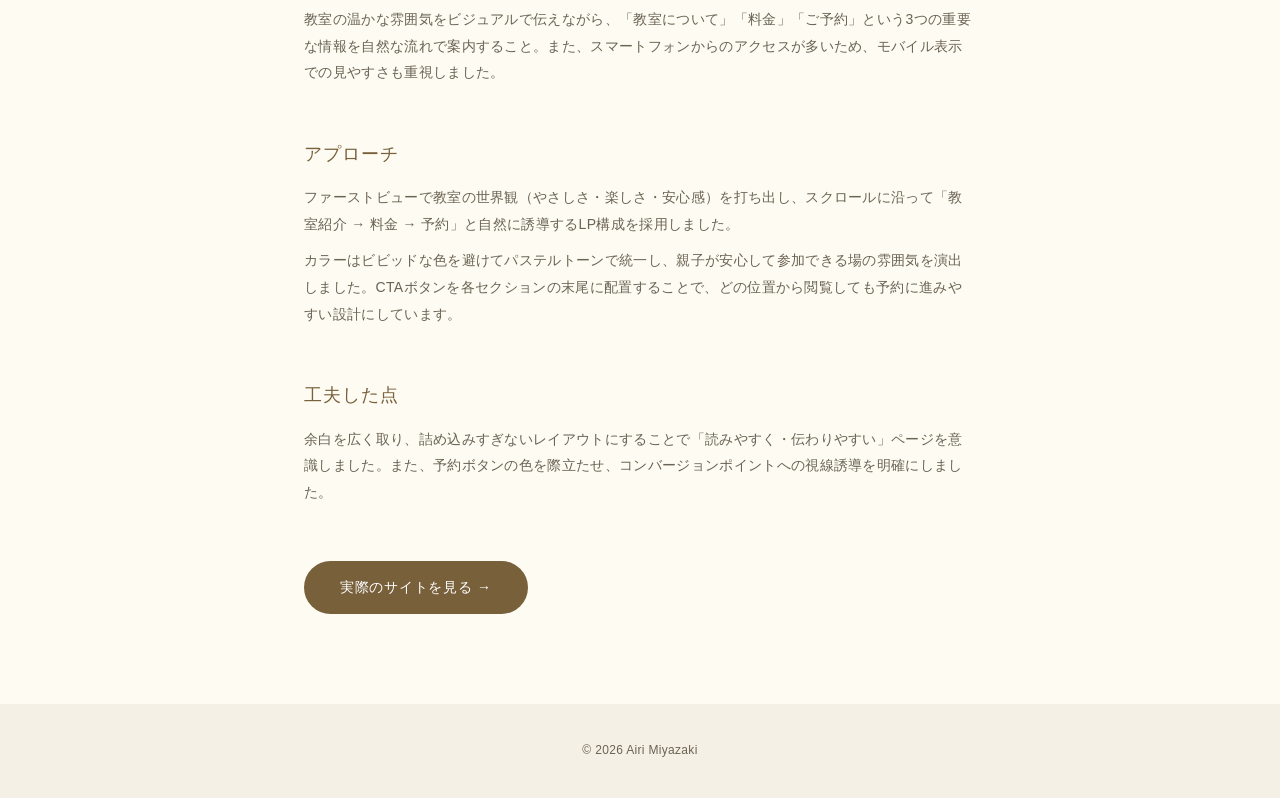
<file: works-happyball.html>
<!DOCTYPE html>
<html lang="ja">
<head>
<meta charset="UTF-8">
<meta name="viewport" content="width=device-width, initial-scale=1.0">
<title>Happy Ball | Works | Airi Miyazaki</title>
<meta name="description" content="親子向けバランスボール教室「Happy Ball」のWebサイト制作実績。LP設計・デザイン全体を担当。">
<meta property="og:title" content="Happy Ball | Works | Airi Miyazaki">
<meta property="og:type" content="website">
<meta name="theme-color" content="#fdfbf2">
<link rel="icon" type="image/svg+xml" href="assets/img/icons/favicon.svg">
<link rel="stylesheet" href="assets/css/style.css">
</head>
<body>

<header>
  <div class="wrap">
    <div class="logo"><a href="index.html">Airi Miyazaki</a></div>
    <nav>
      <ul>
        <li><a href="about.html">About</a></li>
        <li><a href="works.html">Works</a></li>
        <li><a href="contact.html">Contact</a></li>
      </ul>
    </nav>
  </div>
</header>

<main>

<div class="page-hero">
  <div class="wrap">
    <p class="eyebrow">WORKS — LP・Webデザイン</p>
    <h1>Happy Ball</h1>
  </div>
</div>

<div class="detail-section">
  <div class="detail-wrap">

    <a class="back-link" href="works.html">Works 一覧に戻る</a>

    <img class="detail-img" src="assets/img/works/happyball-lp.jpg" alt="Happy Ball LPデザイン" width="900" height="1165">

    <h2>制作背景</h2>
    <p>親子向けバランスボール教室「Happy Ball」のWebサイト制作を担当しました。SNSでの発信はあったものの、サービス全体をまとめて伝える導線が不足しており、新規のお客様が教室の雰囲気・料金・予約方法を一か所で確認できるWebサイトが必要とされていました。</p>

    <h2>課題</h2>
    <p>教室の温かな雰囲気をビジュアルで伝えながら、「教室について」「料金」「ご予約」という3つの重要な情報を自然な流れで案内すること。また、スマートフォンからのアクセスが多いため、モバイル表示での見やすさも重視しました。</p>

    <h2>アプローチ</h2>
    <p>ファーストビューで教室の世界観（やさしさ・楽しさ・安心感）を打ち出し、スクロールに沿って「教室紹介 → 料金 → 予約」と自然に誘導するLP構成を採用しました。</p>
    <p>カラーはビビッドな色を避けてパステルトーンで統一し、親子が安心して参加できる場の雰囲気を演出しました。CTAボタンを各セクションの末尾に配置することで、どの位置から閲覧しても予約に進みやすい設計にしています。</p>

    <h2>工夫した点</h2>
    <p>余白を広く取り、詰め込みすぎないレイアウトにすることで「読みやすく・伝わりやすい」ページを意識しました。また、予約ボタンの色を際立たせ、コンバージョンポイントへの視線誘導を明確にしました。</p>

    <p style="margin-top:40px;">
      <a class="site-btn" href="https://happyballmayu.com/index.html" target="_blank" rel="noopener noreferrer">実際のサイトを見る →</a>
    </p>

  </div>
</div>

</main>

<footer>&copy; 2026 Airi Miyazaki</footer>

<script src="assets/js/main.js"></script>
</body>
</html>
</file>
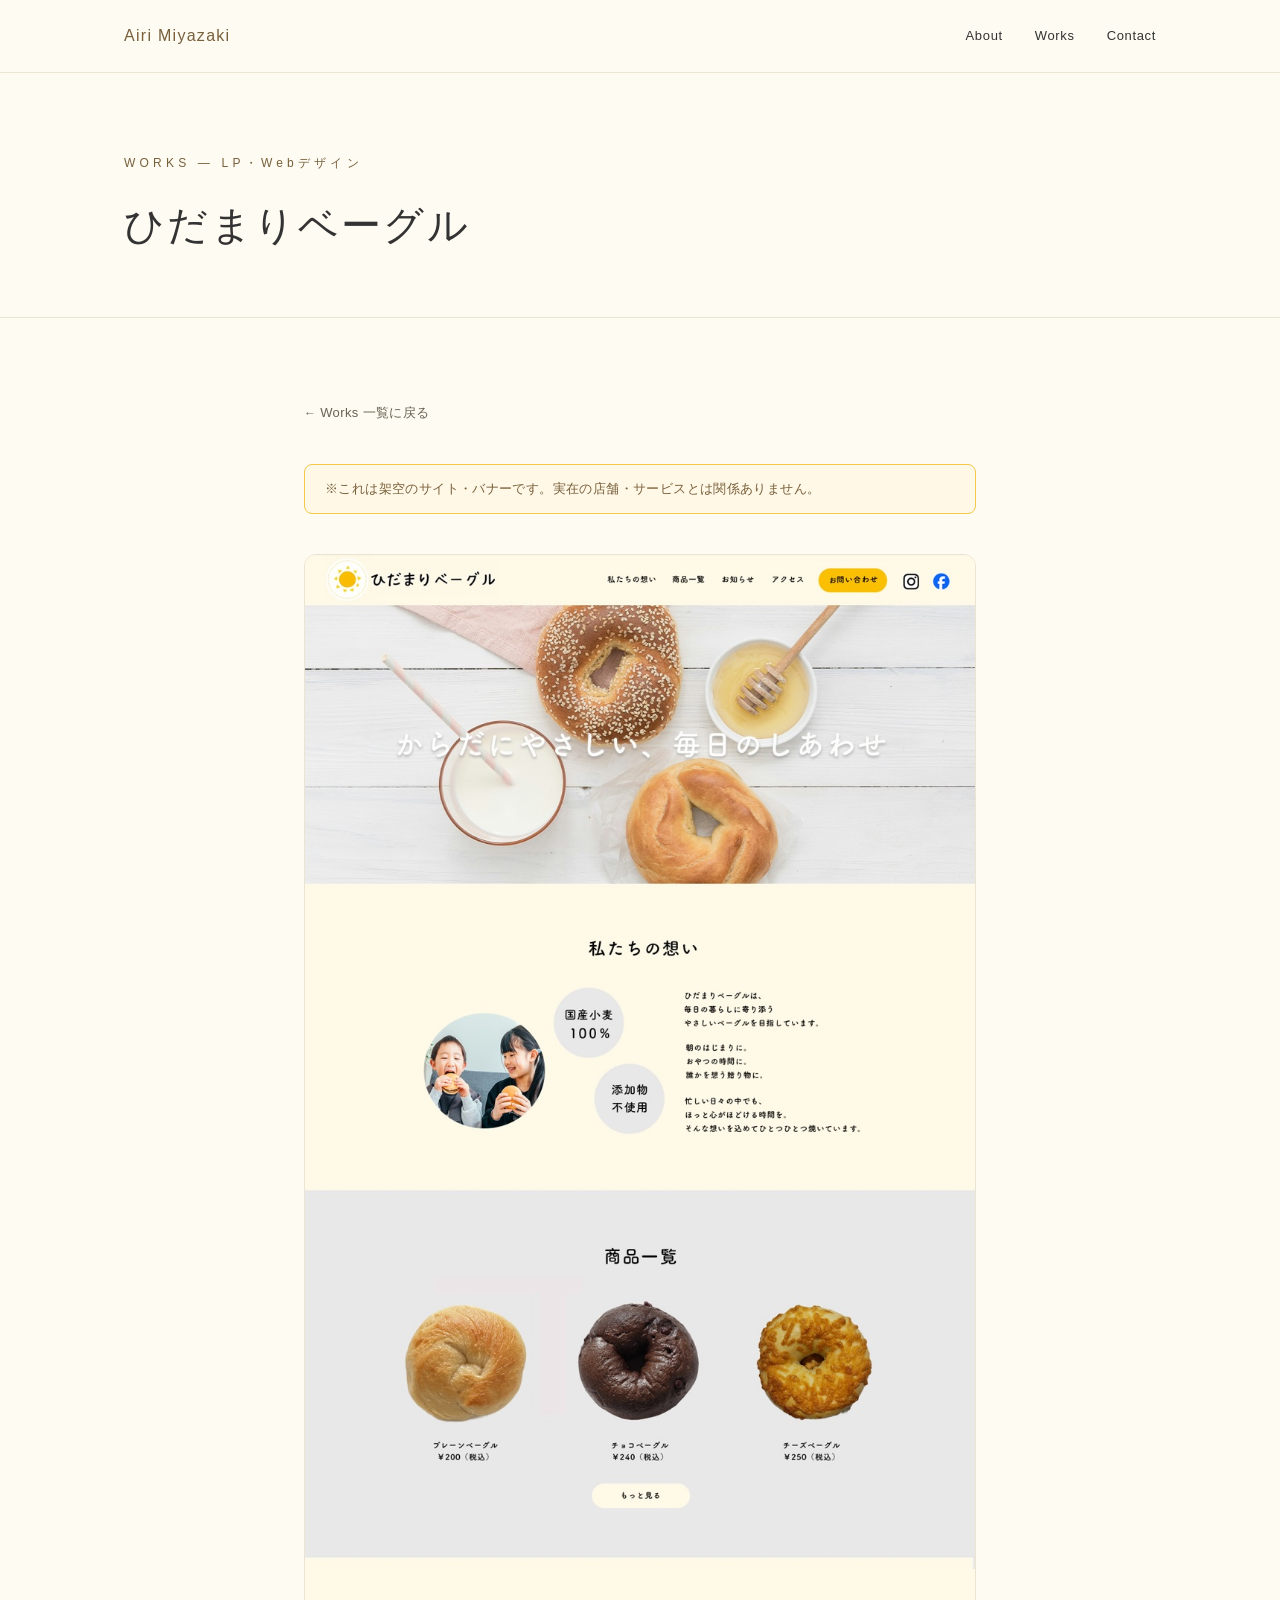
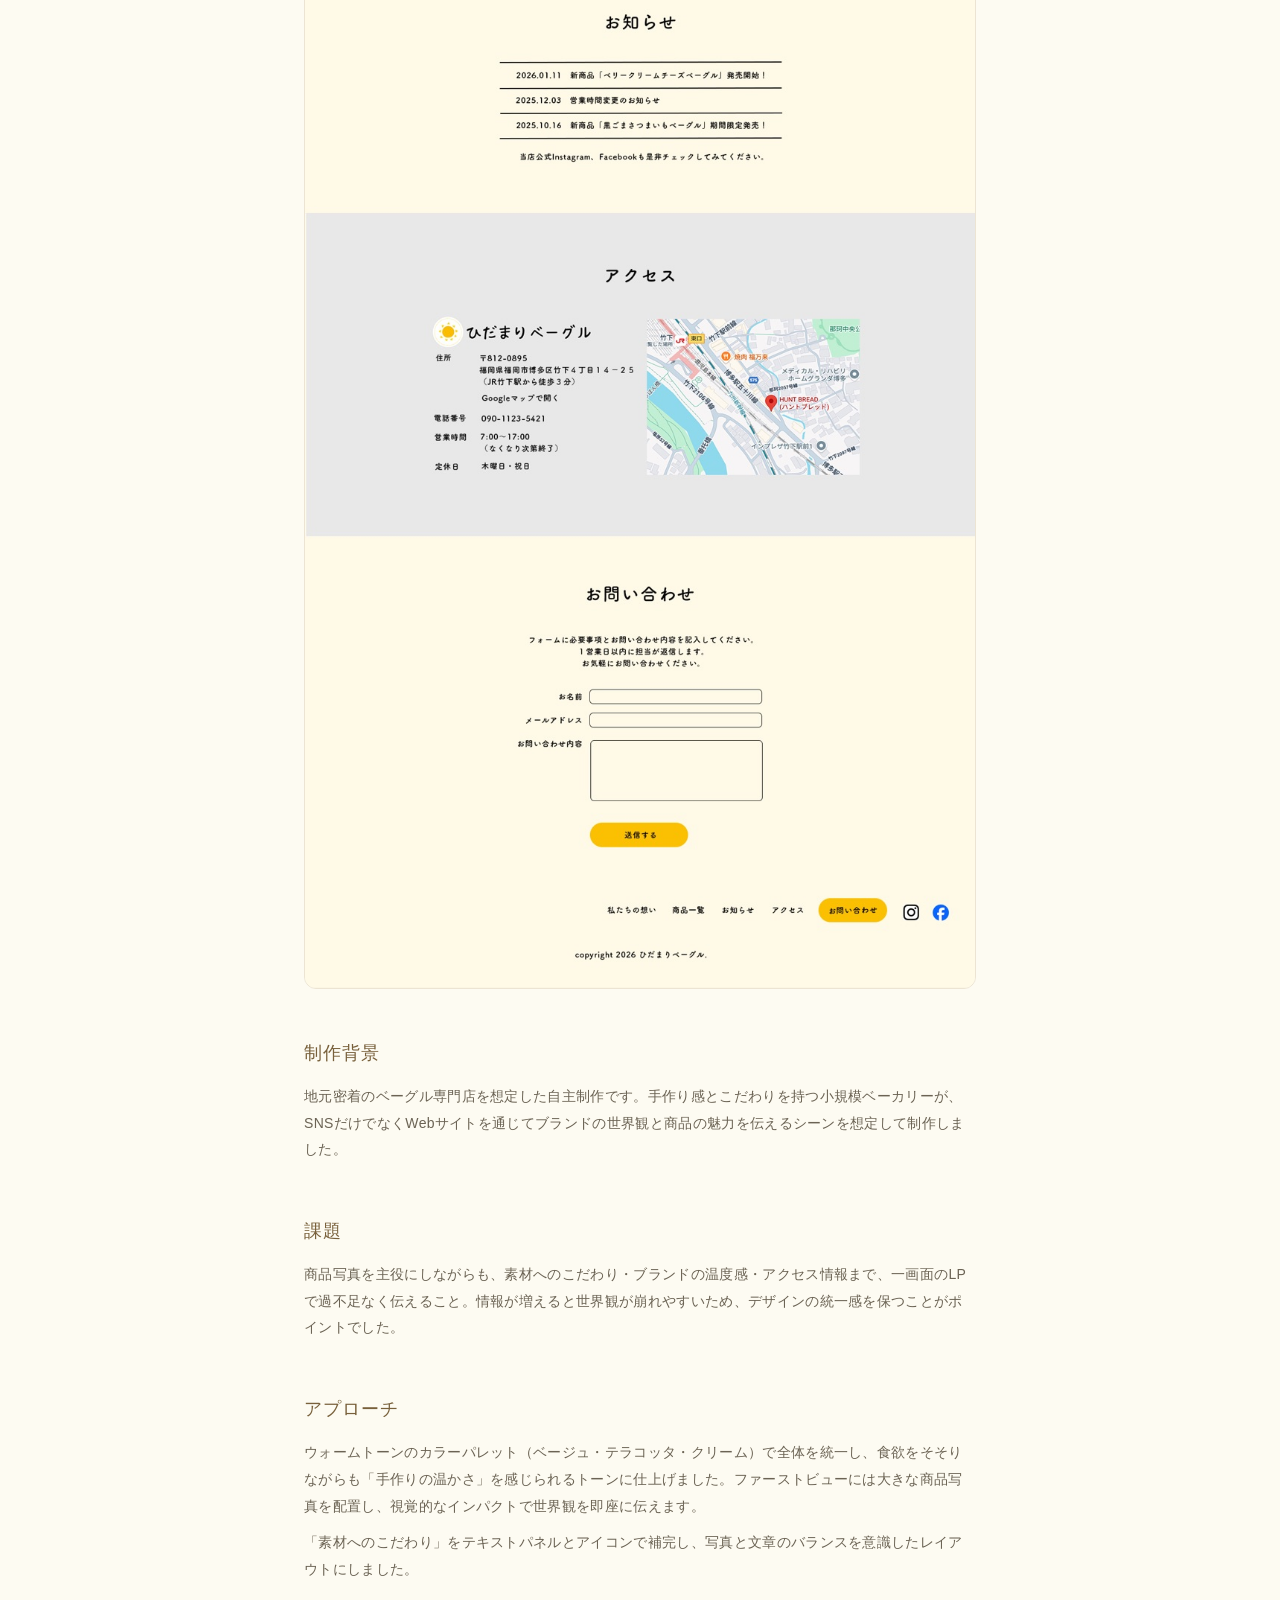
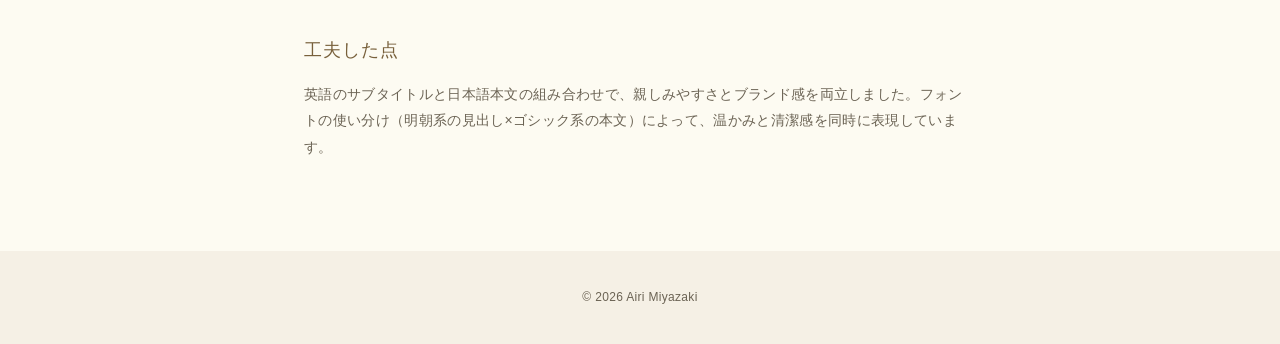
<file: works-hidamari-bagel.html>
<!DOCTYPE html>
<html lang="ja">
<head>
<meta charset="UTF-8">
<meta name="viewport" content="width=device-width, initial-scale=1.0">
<title>ひだまりベーグル | Works | Airi Miyazaki</title>
<meta name="description" content="ベーグル専門店のブランドサイトLP制作（自主制作）。世界観と商品訴求を両立したデザイン。">
<meta property="og:title" content="ひだまりベーグル | Works | Airi Miyazaki">
<meta property="og:type" content="website">
<meta name="theme-color" content="#fdfbf2">
<link rel="icon" type="image/svg+xml" href="assets/img/icons/favicon.svg">
<link rel="stylesheet" href="assets/css/style.css">
</head>
<body>

<header>
  <div class="wrap">
    <div class="logo"><a href="index.html">Airi Miyazaki</a></div>
    <nav>
      <ul>
        <li><a href="about.html">About</a></li>
        <li><a href="works.html">Works</a></li>
        <li><a href="contact.html">Contact</a></li>
      </ul>
    </nav>
  </div>
</header>

<main>

<div class="page-hero">
  <div class="wrap">
    <p class="eyebrow">WORKS — LP・Webデザイン</p>
    <h1>ひだまりベーグル</h1>
  </div>
</div>

<div class="detail-section">
  <div class="detail-wrap">

    <a class="back-link" href="works.html">Works 一覧に戻る</a>

    <div class="notice-banner">※これは架空のサイト・バナーです。実在の店舗・サービスとは関係ありません。</div>

    <img class="detail-img" src="assets/img/works/hidamari-bagel-lp.jpg" alt="ひだまりベーグル LPデザイン" width="900" height="2731">

    <h2>制作背景</h2>
    <p>地元密着のベーグル専門店を想定した自主制作です。手作り感とこだわりを持つ小規模ベーカリーが、SNSだけでなくWebサイトを通じてブランドの世界観と商品の魅力を伝えるシーンを想定して制作しました。</p>

    <h2>課題</h2>
    <p>商品写真を主役にしながらも、素材へのこだわり・ブランドの温度感・アクセス情報まで、一画面のLPで過不足なく伝えること。情報が増えると世界観が崩れやすいため、デザインの統一感を保つことがポイントでした。</p>

    <h2>アプローチ</h2>
    <p>ウォームトーンのカラーパレット（ベージュ・テラコッタ・クリーム）で全体を統一し、食欲をそそりながらも「手作りの温かさ」を感じられるトーンに仕上げました。ファーストビューには大きな商品写真を配置し、視覚的なインパクトで世界観を即座に伝えます。</p>
    <p>「素材へのこだわり」をテキストパネルとアイコンで補完し、写真と文章のバランスを意識したレイアウトにしました。</p>

    <h2>工夫した点</h2>
    <p>英語のサブタイトルと日本語本文の組み合わせで、親しみやすさとブランド感を両立しました。フォントの使い分け（明朝系の見出し×ゴシック系の本文）によって、温かみと清潔感を同時に表現しています。</p>

  </div>
</div>

</main>

<footer>&copy; 2026 Airi Miyazaki</footer>

<script src="assets/js/main.js"></script>
</body>
</html>
</file>
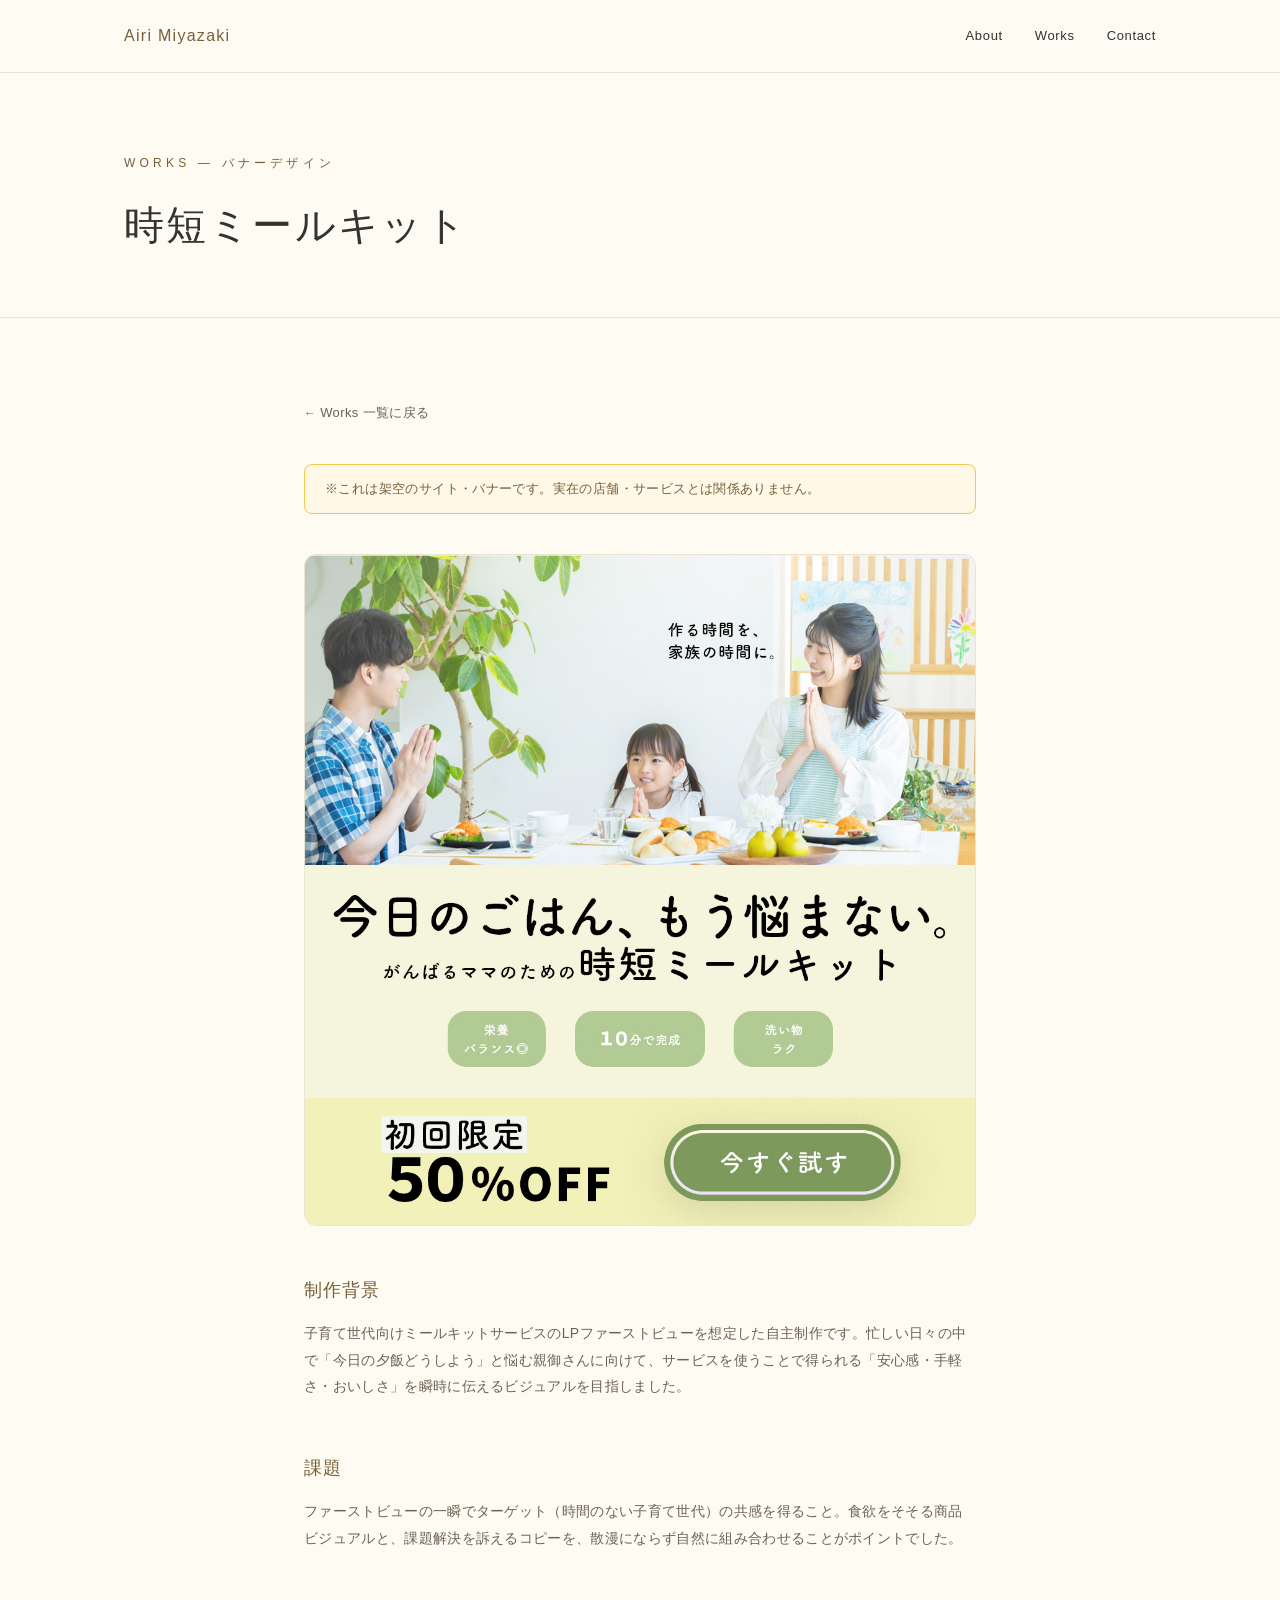
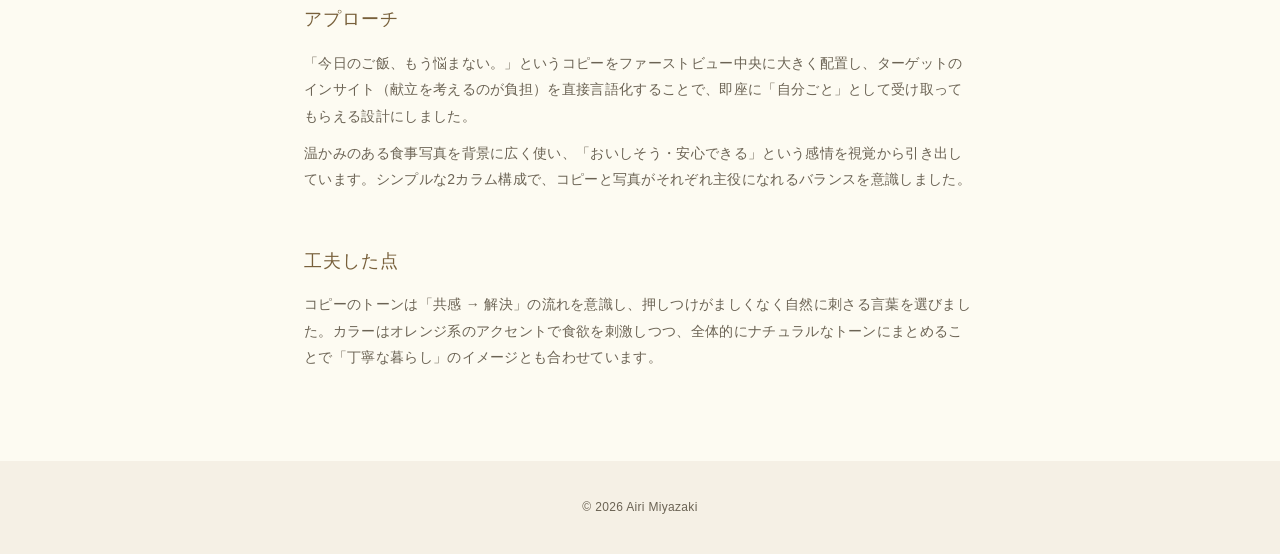
<file: works-mealkit.html>
<!DOCTYPE html>
<html lang="ja">
<head>
<meta charset="UTF-8">
<meta name="viewport" content="width=device-width, initial-scale=1.0">
<title>時短ミールキット | Works | Airi Miyazaki</title>
<meta name="description" content="子育て世代向けミールキットサービスのLPファーストビュー制作（自主制作）。ターゲットインサイトを起点にしたコピーとデザイン。">
<meta property="og:title" content="時短ミールキット | Works | Airi Miyazaki">
<meta property="og:type" content="website">
<meta name="theme-color" content="#fdfbf2">
<link rel="icon" type="image/svg+xml" href="assets/img/icons/favicon.svg">
<link rel="stylesheet" href="assets/css/style.css">
</head>
<body>

<header>
  <div class="wrap">
    <div class="logo"><a href="index.html">Airi Miyazaki</a></div>
    <nav>
      <ul>
        <li><a href="about.html">About</a></li>
        <li><a href="works.html">Works</a></li>
        <li><a href="contact.html">Contact</a></li>
      </ul>
    </nav>
  </div>
</header>

<main>

<div class="page-hero">
  <div class="wrap">
    <p class="eyebrow">WORKS — バナーデザイン</p>
    <h1>時短ミールキット</h1>
  </div>
</div>

<div class="detail-section">
  <div class="detail-wrap">

    <a class="back-link" href="works.html">Works 一覧に戻る</a>

    <div class="notice-banner">※これは架空のサイト・バナーです。実在の店舗・サービスとは関係ありません。</div>

    <img class="detail-img" src="assets/img/works/mealkit-banner.jpg" alt="ミールキットバナー" width="1080" height="1080">

    <h2>制作背景</h2>
    <p>子育て世代向けミールキットサービスのLPファーストビューを想定した自主制作です。忙しい日々の中で「今日の夕飯どうしよう」と悩む親御さんに向けて、サービスを使うことで得られる「安心感・手軽さ・おいしさ」を瞬時に伝えるビジュアルを目指しました。</p>

    <h2>課題</h2>
    <p>ファーストビューの一瞬でターゲット（時間のない子育て世代）の共感を得ること。食欲をそそる商品ビジュアルと、課題解決を訴えるコピーを、散漫にならず自然に組み合わせることがポイントでした。</p>

    <h2>アプローチ</h2>
    <p>「今日のご飯、もう悩まない。」というコピーをファーストビュー中央に大きく配置し、ターゲットのインサイト（献立を考えるのが負担）を直接言語化することで、即座に「自分ごと」として受け取ってもらえる設計にしました。</p>
    <p>温かみのある食事写真を背景に広く使い、「おいしそう・安心できる」という感情を視覚から引き出しています。シンプルな2カラム構成で、コピーと写真がそれぞれ主役になれるバランスを意識しました。</p>

    <h2>工夫した点</h2>
    <p>コピーのトーンは「共感 → 解決」の流れを意識し、押しつけがましくなく自然に刺さる言葉を選びました。カラーはオレンジ系のアクセントで食欲を刺激しつつ、全体的にナチュラルなトーンにまとめることで「丁寧な暮らし」のイメージとも合わせています。</p>

  </div>
</div>

</main>

<footer>&copy; 2026 Airi Miyazaki</footer>

<script src="assets/js/main.js"></script>
</body>
</html>
</file>
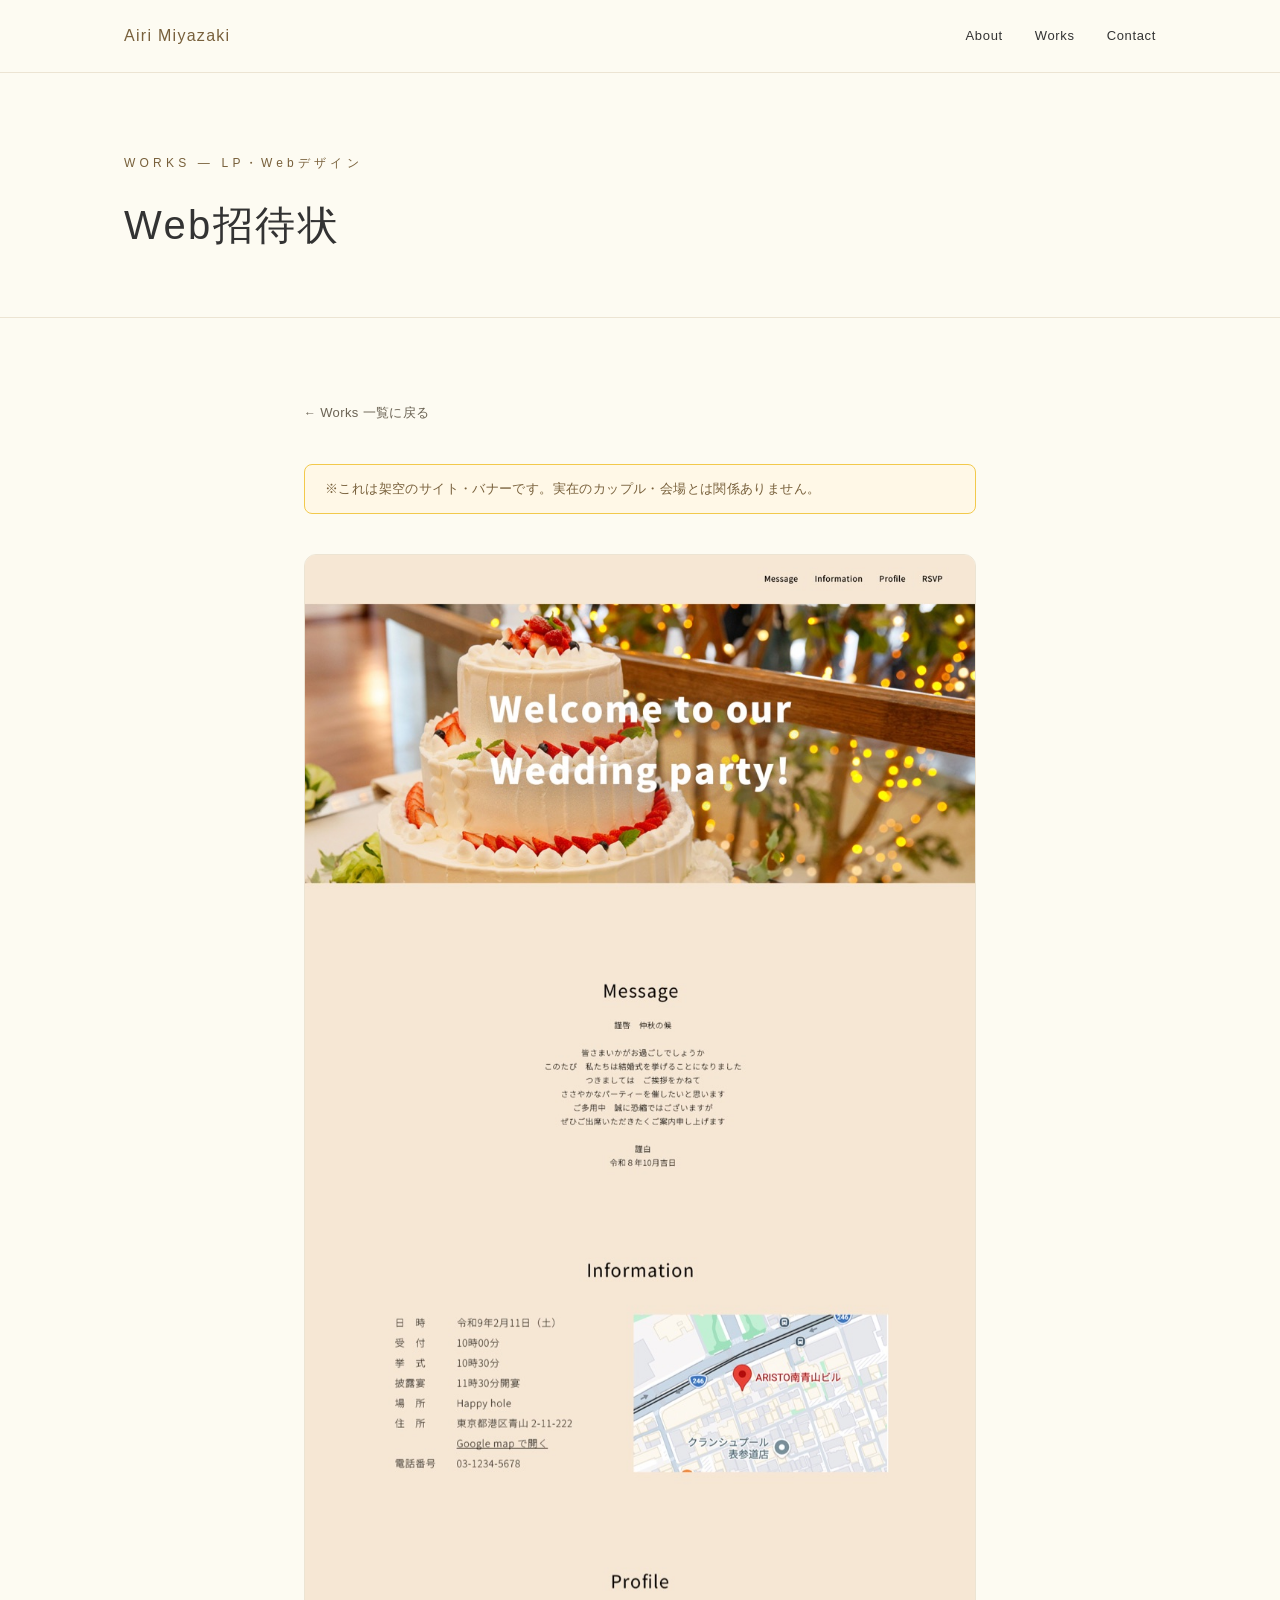
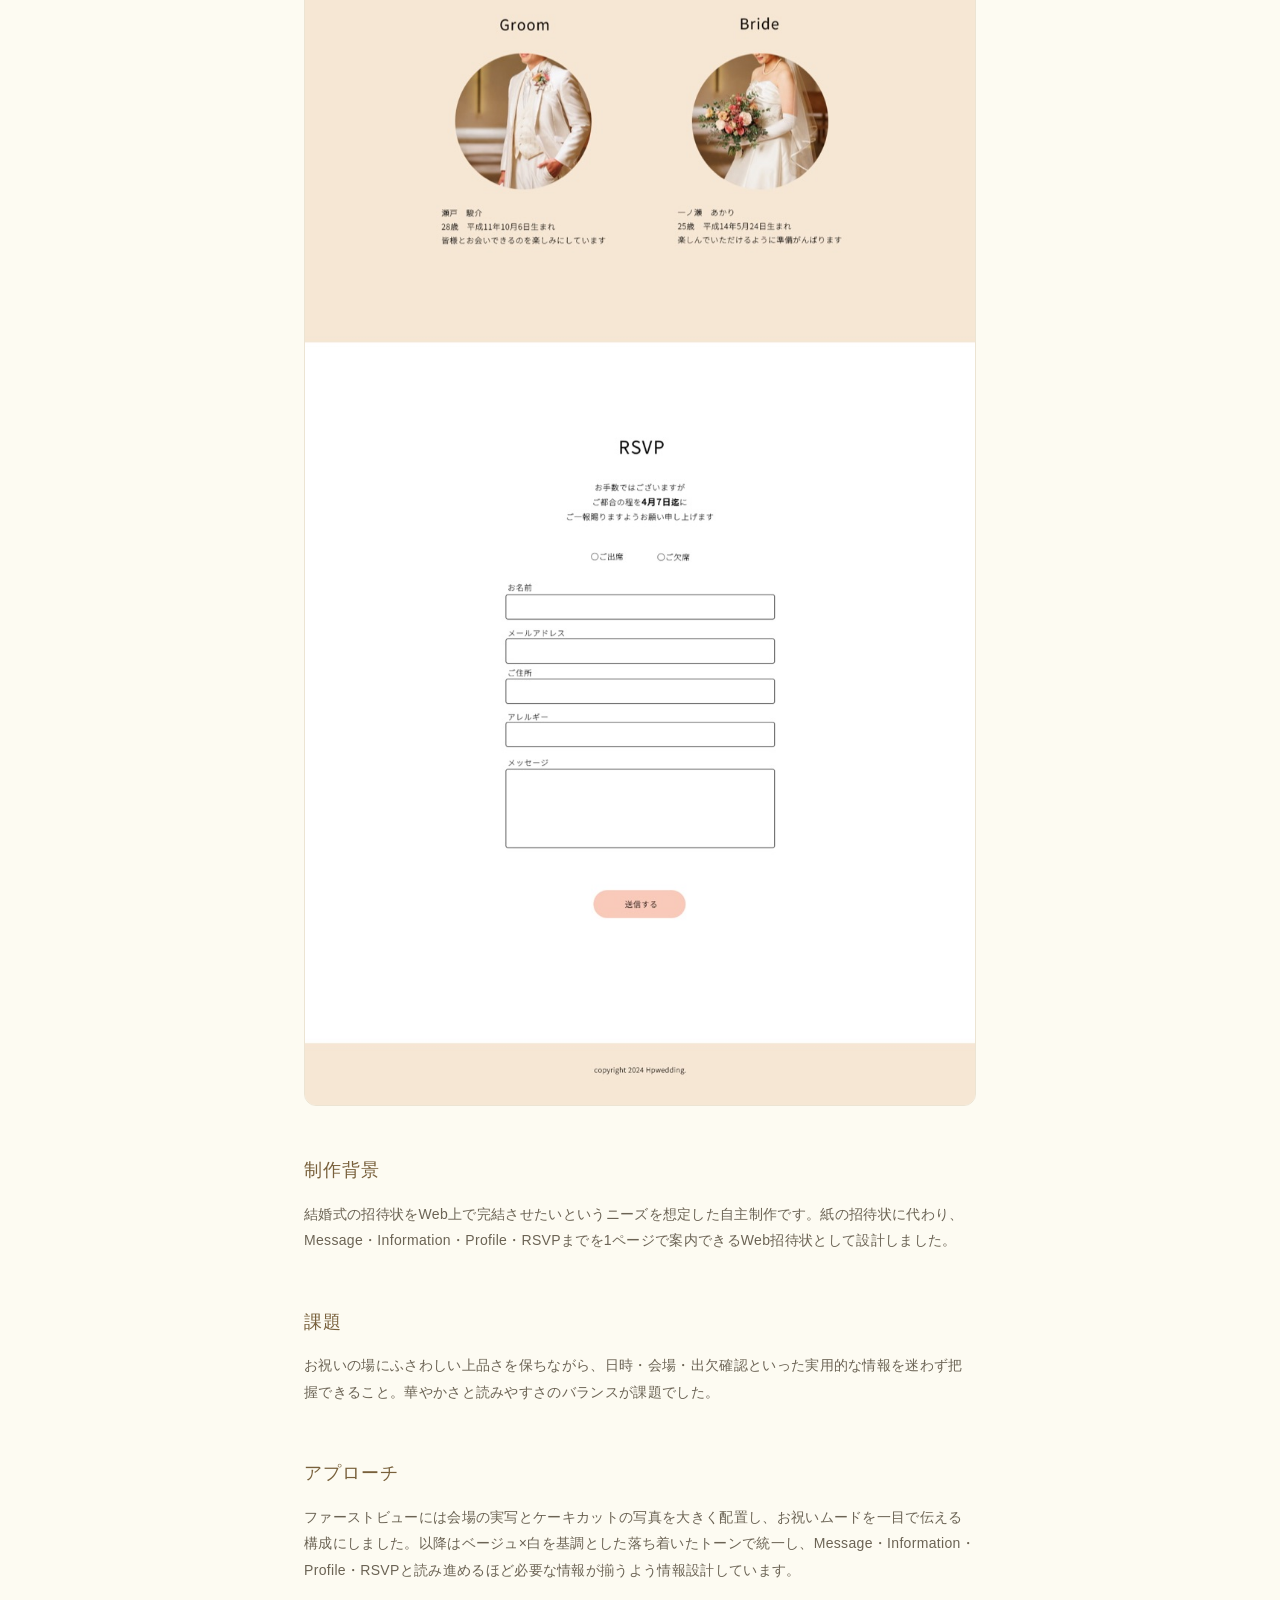
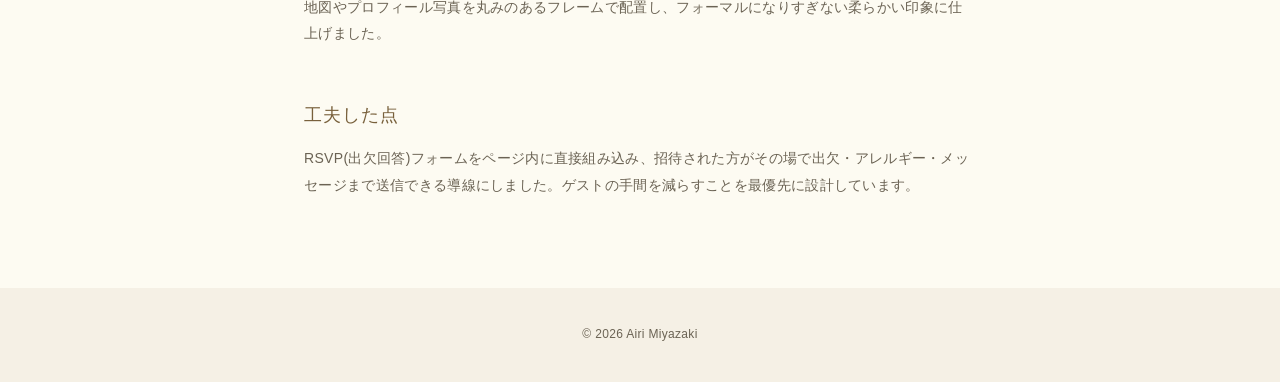
<file: works-wedding-invitation.html>
<!DOCTYPE html>
<html lang="ja">
<head>
<meta charset="UTF-8">
<meta name="viewport" content="width=device-width, initial-scale=1.0">
<title>Web招待状 | Works | Airi Miyazaki</title>
<meta name="description" content="結婚式のWeb招待状LP制作（自主制作）。おふたりの門出にふさわしい上品で温かみのあるデザイン。">
<meta property="og:title" content="Web招待状 | Works | Airi Miyazaki">
<meta property="og:type" content="website">
<meta name="theme-color" content="#fdfbf2">
<link rel="icon" type="image/svg+xml" href="assets/img/icons/favicon.svg">
<link rel="stylesheet" href="assets/css/style.css">
</head>
<body>

<header>
  <div class="wrap">
    <div class="logo"><a href="index.html">Airi Miyazaki</a></div>
    <nav>
      <ul>
        <li><a href="about.html">About</a></li>
        <li><a href="works.html">Works</a></li>
        <li><a href="contact.html">Contact</a></li>
      </ul>
    </nav>
  </div>
</header>

<main>

<div class="page-hero">
  <div class="wrap">
    <p class="eyebrow">WORKS — LP・Webデザイン</p>
    <h1>Web招待状</h1>
  </div>
</div>

<div class="detail-section">
  <div class="detail-wrap">

    <a class="back-link" href="works.html">Works 一覧に戻る</a>

    <div class="notice-banner">※これは架空のサイト・バナーです。実在のカップル・会場とは関係ありません。</div>

    <img class="detail-img" src="assets/img/works/wedding-invitation-lp.jpg" alt="Web招待状デザイン" width="900" height="2889">

    <h2>制作背景</h2>
    <p>結婚式の招待状をWeb上で完結させたいというニーズを想定した自主制作です。紙の招待状に代わり、Message・Information・Profile・RSVPまでを1ページで案内できるWeb招待状として設計しました。</p>

    <h2>課題</h2>
    <p>お祝いの場にふさわしい上品さを保ちながら、日時・会場・出欠確認といった実用的な情報を迷わず把握できること。華やかさと読みやすさのバランスが課題でした。</p>

    <h2>アプローチ</h2>
    <p>ファーストビューには会場の実写とケーキカットの写真を大きく配置し、お祝いムードを一目で伝える構成にしました。以降はベージュ×白を基調とした落ち着いたトーンで統一し、Message・Information・Profile・RSVPと読み進めるほど必要な情報が揃うよう情報設計しています。</p>
    <p>地図やプロフィール写真を丸みのあるフレームで配置し、フォーマルになりすぎない柔らかい印象に仕上げました。</p>

    <h2>工夫した点</h2>
    <p>RSVP(出欠回答)フォームをページ内に直接組み込み、招待された方がその場で出欠・アレルギー・メッセージまで送信できる導線にしました。ゲストの手間を減らすことを最優先に設計しています。</p>

  </div>
</div>

</main>

<footer>&copy; 2026 Airi Miyazaki</footer>

<script src="assets/js/main.js"></script>
</body>
</html>
</file>
<file: assets/css/style.css>
:root{
  --bg:#fdfbf2;
  --bg-alt:#f5f0e5;
  --ink:#333333;
  --sub:#6b6354;
  --accent:#78603b;
  --line:#ece4d3;
  --gradient:linear-gradient(90deg,#c96b88,#d98058,#f2c94c,#f2994a);
}
*{box-sizing:border-box;margin:0;padding:0;}
html{scroll-behavior:smooth;}
body{
  font-family:"Noto Sans JP","Hiragino Kaku Gothic ProN","Yu Gothic",sans-serif;
  background:var(--bg);
  color:var(--ink);
  line-height:1.8;
  letter-spacing:0.02em;
}
a{color:inherit;text-decoration:none;}
img{max-width:100%;display:block;}
.wrap{max-width:1080px;margin:0 auto;padding:0 24px;}

/* Header */
header{
  position:sticky;top:0;z-index:10;
  background:rgba(253,251,242,0.9);
  backdrop-filter:blur(6px);
  border-bottom:1px solid var(--line);
}
header .wrap{
  display:flex;justify-content:space-between;align-items:center;
  height:72px;
}
.logo{font-weight:500;letter-spacing:0.08em;font-size:16px;color:var(--accent);}
nav ul{display:flex;gap:32px;list-style:none;font-size:13px;letter-spacing:0.05em;}
nav a:hover{color:var(--accent);}

/* Hero */
.hero{
  padding:150px 0 130px;
  text-align:center;
}
.hero p.eyebrow{
  color:var(--accent);font-size:12px;letter-spacing:0.35em;margin-bottom:26px;
}
.hero .display{
  font-size:clamp(48px,10vw,120px);
  font-weight:700;
  letter-spacing:0.02em;
  margin-bottom:28px;
  background:var(--gradient);
  -webkit-background-clip:text;
  background-clip:text;
  color:transparent;
  line-height:1.05;
}
.hero h1{
  font-size:clamp(24px,4vw,36px);
  font-weight:500;
  letter-spacing:0.06em;
  color:var(--accent);
  margin-bottom:24px;
}
.hero p.lead{
  color:var(--sub);
  font-size:14px;
  max-width:520px;
  margin:0 auto;
  letter-spacing:0.03em;
}

/* Section shared */
section{padding:100px 0;}
.section-title{
  font-size:12px;
  letter-spacing:0.35em;
  color:var(--accent);
  text-align:center;
  margin-bottom:16px;
}
h2.section-heading{
  text-align:center;
  font-size:28px;
  font-weight:500;
  margin-bottom:64px;
  letter-spacing:0.08em;
}

/* About */
.about{background:var(--bg-alt);border-top:1px solid var(--line);border-bottom:1px solid var(--line);}
.about-grid{
  display:grid;grid-template-columns:1fr 1.4fr;gap:48px;align-items:start;
}
.about-grid p{color:var(--sub);font-size:14px;margin-bottom:14px;}
.skills{display:flex;flex-wrap:wrap;gap:10px;margin-top:8px;}
.skills span{
  border:1px solid var(--line);
  padding:6px 14px;
  border-radius:999px;
  font-size:12px;
  color:var(--sub);
  background:#fff;
}

/* Works */
.filter{
  display:flex;justify-content:center;gap:10px;margin-bottom:44px;
  flex-wrap:wrap;
}
.filter button{
  border:1px solid var(--line);
  background:#fff;
  padding:9px 22px;
  border-radius:999px;
  font-size:13px;
  letter-spacing:0.05em;
  cursor:pointer;
  color:var(--sub);
  transition:all .25s;
}
.filter button.active,
.filter button:hover{
  background:var(--accent);
  color:#fff;
  border-color:var(--accent);
}
.grid{
  display:grid;
  grid-template-columns:repeat(2,1fr);
  gap:40px;
}
.card{
  background:#fff;
  border:1px solid var(--line);
  border-radius:16px;
  overflow:hidden;
  cursor:pointer;
  transition:transform .3s ease, box-shadow .3s ease;
}
.card:hover{
  transform:translateY(-4px);
  box-shadow:0 16px 32px rgba(120,96,59,0.14);
}
.card .thumb{
  width:100%;
  aspect-ratio:4/3;
  overflow:hidden;
  background:var(--bg-alt);
}
.card .thumb img{
  width:100%;height:100%;object-fit:cover;display:block;
}
.card .thumb img.top{object-position:top center;}
.card .meta{padding:18px 20px;}
.card .cat{
  font-size:11px;color:var(--accent);letter-spacing:0.1em;margin-bottom:6px;
}
.card h3{font-size:16px;margin-bottom:6px;}
.card p{font-size:13px;color:var(--sub);}
.card .disclaimer{font-size:11px;color:var(--sub);opacity:0.7;margin-top:6px;}
.card .sitelink{font-size:12px;color:var(--accent);margin-top:10px;letter-spacing:0.03em;}

/* Contact */
.contact{
  text-align:center;
  background:var(--bg-alt);
  border-top:1px solid var(--line);
}
.contact.no-border-top{border-top:none;}
.contact h2{font-size:24px;font-weight:500;letter-spacing:0.05em;margin-bottom:16px;color:var(--accent);}
.contact p{color:var(--sub);font-size:14px;margin-bottom:32px;}
.contact a.btn{
  display:inline-block;
  padding:15px 44px;
  background:var(--accent);
  color:#fff;
  border-radius:999px;
  font-size:14px;
  letter-spacing:0.05em;
  transition:opacity .25s;
}
.contact a.btn:hover{opacity:0.85;}

footer{
  text-align:center;
  padding:36px 0;
  font-size:12px;
  color:var(--sub);
  background:var(--bg-alt);
}

@media (max-width:720px){
  .about-grid{grid-template-columns:1fr;}
  .grid{grid-template-columns:1fr;}
  nav ul{gap:16px;}
  .hero{padding:110px 0 90px;}
  section{padding:72px 0;}
}

/* Lightbox */
.lightbox{
  position:fixed;inset:0;background:rgba(20,18,16,0.85);
  display:none;align-items:center;justify-content:center;
  z-index:100;padding:32px;
}
.lightbox.open{display:flex;}
.lightbox img{max-width:90vw;max-height:85vh;object-fit:contain;border-radius:4px;}
.lightbox .close{
  position:absolute;top:24px;right:32px;color:#fff;font-size:28px;cursor:pointer;
  background:none;border:none;line-height:1;
}

/* Detail link inside card */
.detail-link{
  display:inline-block;
  font-size:12px;
  color:var(--accent);
  letter-spacing:0.03em;
  margin-top:8px;
  text-decoration:underline;
  text-underline-offset:3px;
  transition:opacity .2s;
}
.detail-link:hover{opacity:0.7;}

/* Logo as link */
.logo a{color:inherit;text-decoration:none;}

/* Page Hero (inner pages) */
.page-hero{
  padding:80px 0 56px;
  border-bottom:1px solid var(--line);
}
.page-hero .eyebrow{
  font-size:12px;
  letter-spacing:0.35em;
  color:var(--accent);
  margin-bottom:14px;
}
.page-hero h1{
  font-size:clamp(24px,4vw,40px);
  font-weight:500;
  letter-spacing:0.06em;
  color:var(--ink);
}

/* Back link */
.back-link{
  display:inline-block;
  font-size:13px;
  color:var(--sub);
  letter-spacing:0.03em;
  margin-bottom:40px;
  transition:color .25s;
}
.back-link:hover{color:var(--accent);}
.back-link::before{content:'← ';font-size:12px;}

/* Detail section (work / about inner pages) */
.detail-section{padding:80px 0;}
.detail-wrap{max-width:720px;margin:0 auto;padding:0 24px;}
.detail-section h2{
  font-size:18px;
  font-weight:500;
  color:var(--accent);
  margin-bottom:14px;
  margin-top:52px;
  letter-spacing:0.06em;
}
.detail-section h2:first-of-type{margin-top:0;}
.detail-section p{
  color:var(--sub);
  font-size:14px;
  line-height:1.9;
  margin-bottom:10px;
}
.detail-img{
  width:100%;
  height:auto;
  border-radius:12px;
  margin-bottom:48px;
  border:1px solid var(--line);
}

/* Notice banner (架空) */
.notice-banner{
  background:#fff8e7;
  border:1px solid #f2c94c;
  border-radius:8px;
  padding:12px 20px;
  font-size:13px;
  color:var(--accent);
  margin-bottom:40px;
  letter-spacing:0.03em;
}

/* Multi-page work gallery (e.g. a work with several page comps) */
.gallery-intro{
  color:var(--sub);
  font-size:14px;
  margin-bottom:24px;
}
.gallery-nav{
  display:flex;
  flex-wrap:wrap;
  gap:10px;
  list-style:none;
  margin-bottom:56px;
}
.gallery-nav a{
  display:inline-block;
  border:1px solid var(--line);
  background:#fff;
  padding:8px 18px;
  border-radius:999px;
  font-size:12px;
  letter-spacing:0.03em;
  color:var(--sub);
  transition:all .25s;
}
.gallery-nav a:hover{
  background:var(--accent);
  color:#fff;
  border-color:var(--accent);
}
.gallery-item{
  margin-bottom:64px;
  scroll-margin-top:96px;
}
.gallery-item .page-num{
  font-size:11px;
  letter-spacing:0.2em;
  color:var(--accent);
  margin-bottom:8px;
}
.gallery-item h3{
  font-size:16px;
  font-weight:500;
  margin-bottom:16px;
  color:var(--ink);
}

/* External site button */
.site-btn{
  display:inline-block;
  padding:13px 36px;
  background:var(--accent);
  color:#fff;
  border-radius:999px;
  font-size:14px;
  letter-spacing:0.05em;
  margin-top:16px;
  transition:opacity .25s;
}
.site-btn:hover{opacity:0.85;}

/* About page: skill groups */
.skill-groups{
  display:grid;
  grid-template-columns:1fr;
  gap:32px;
  margin-top:12px;
}
.skill-group h3{
  font-size:12px;
  letter-spacing:0.2em;
  color:var(--accent);
  margin-bottom:14px;
  text-transform:uppercase;
}

/* Contact page: service list */
.contact-list{
  list-style:none;
  margin:0 auto 36px;
  display:block;
  width:fit-content;
  text-align:left;
}
.contact-list li{
  font-size:14px;
  color:var(--sub);
  padding:6px 0 6px 24px;
  position:relative;
}
.contact-list li::before{
  content:'—';
  position:absolute;
  left:0;
  color:var(--accent);
}

/* Works page title section */
.works-page-section{padding:80px 0;}

@media (max-width:720px){
  .skill-groups{grid-template-columns:1fr;}
  .detail-section,
  .works-page-section{padding:56px 0;}
  .page-hero{padding:56px 0 40px;}
}

/* Focus indicators (WCAG 2.4.7) */
a:focus-visible,
button:focus-visible,
[tabindex="0"]:focus-visible{
  outline:2px solid var(--accent);
  outline-offset:2px;
}
</file>
